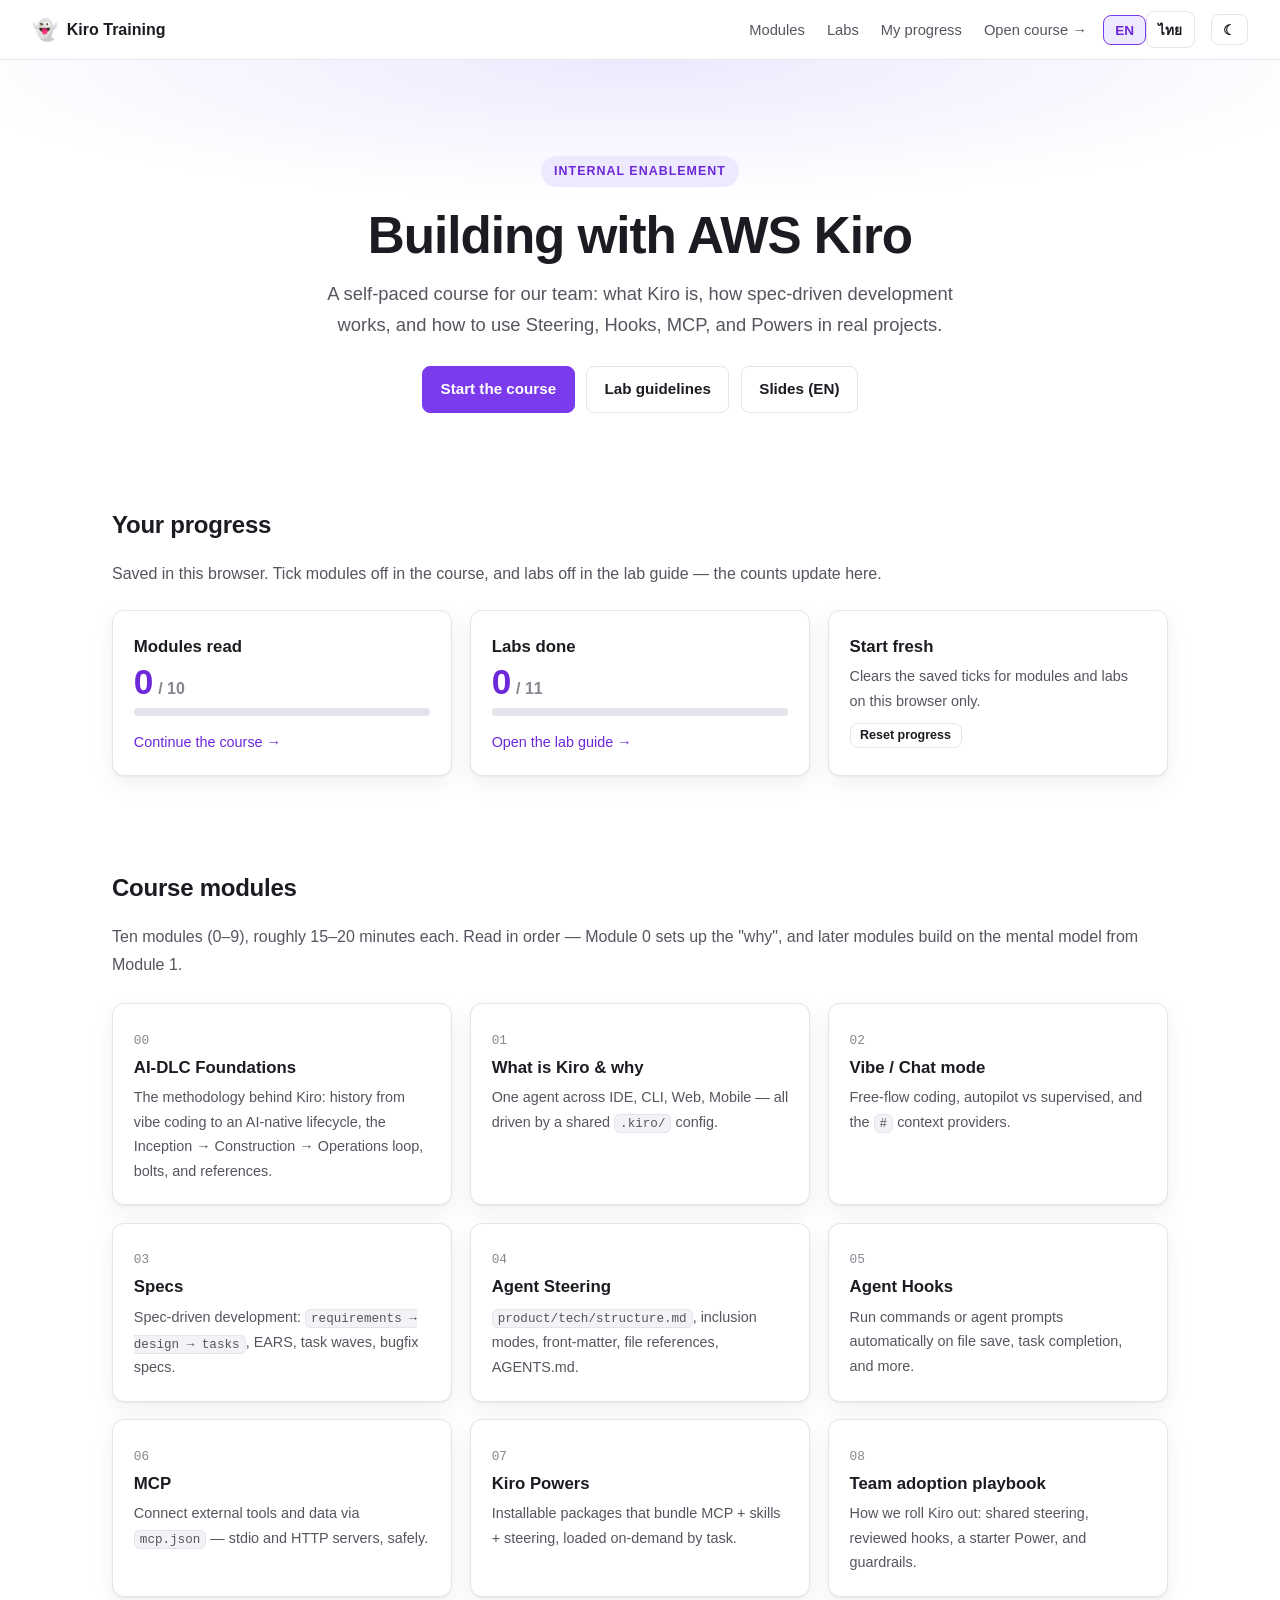
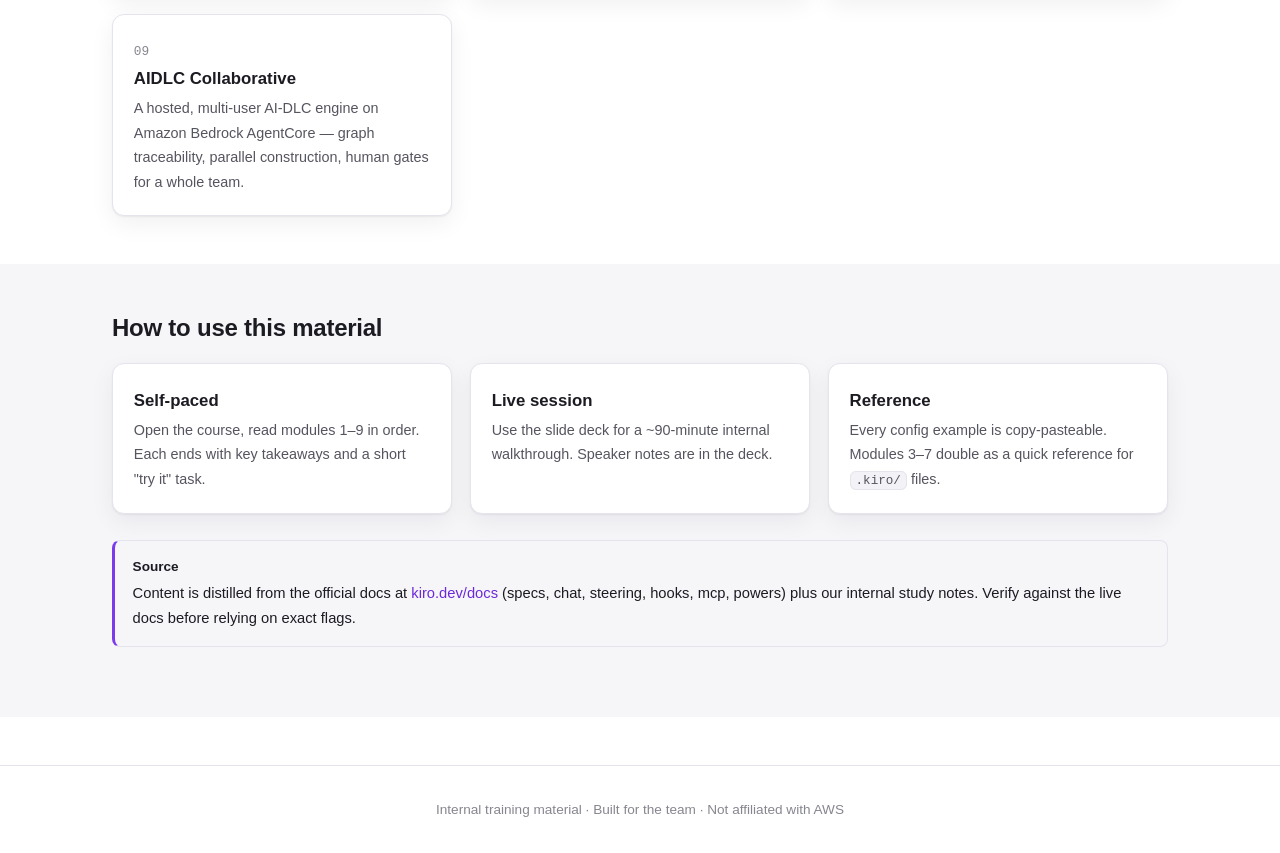
<file: index.html>
<!DOCTYPE html>
<html lang="en">
<head>
<meta charset="UTF-8">
<meta name="viewport" content="width=device-width, initial-scale=1">
<title>Kiro Training — Internal Course</title>
<meta name="description" content="Internal training on AWS Kiro: spec-driven development, steering, hooks, MCP, and Powers.">
<link rel="icon" href="data:image/svg+xml,%3Csvg xmlns='http://www.w3.org/2000/svg' viewBox='0 0 100 100'%3E%3Ctext y='.9em' font-size='90'%3E%F0%9F%91%BB%3C/text%3E%3C/svg%3E">
<link rel="stylesheet" href="assets/styles.css">
</head>
<body class="lang-en">

<header class="topbar">
  <a class="brand" href="index.html"><span class="ghost">👻</span> Kiro Training</a>
  <span class="spacer"></span>
  <nav>
    <a href="#modules" lang="en">Modules</a><a href="#modules" lang="th">บทเรียน</a>
    <a href="labs-en.html" lang="en">Labs</a><a href="labs-th.html" lang="th">แล็บ</a>
    <a href="#progress" lang="en">My progress</a><a href="#progress" lang="th">ความคืบหน้า</a>
    <a href="course-en.html" lang="en">Open course →</a><a href="course-th.html" lang="th">เปิดคอร์ส →</a>
  </nav>
  <span class="lang-toggle">
    <button class="btn" data-lang-btn="en">EN</button><button class="btn" data-lang-btn="th">ไทย</button>
  </span>
  <button class="btn" onclick="toggleTheme()" aria-label="Toggle theme"><span id="theme-label">☾</span></button>
</header>

<section class="hero">
  <span class="eyebrow" lang="en">Internal enablement</span>
  <span class="eyebrow" lang="th">อบรมภายในทีม</span>
  <h1 lang="en">Building with AWS Kiro</h1>
  <h1 lang="th">พัฒนางานด้วย AWS Kiro</h1>
  <p class="lead" lang="en">A self-paced course for our team: what Kiro is, how spec-driven development works, and how to use Steering, Hooks, MCP, and Powers in real projects.</p>
  <p class="lead" lang="th">คอร์สเรียนด้วยตัวเองสำหรับทีมเรา: Kiro คืออะไร, spec-driven development ทำงานยังไง และการใช้ Steering, Hooks, MCP และ Powers ในโปรเจกต์จริง</p>
  <div class="cta-row">
    <a class="btn btn-primary" href="course-en.html" lang="en">Start the course</a>
    <a class="btn btn-primary" href="course-th.html" lang="th">เริ่มเรียน</a>
    <a class="btn" href="labs-en.html" lang="en">Lab guidelines</a>
    <a class="btn" href="labs-th.html" lang="th">คู่มือแล็บ</a>
    <a class="btn" href="slides/training-en.html" lang="en">Slides (EN)</a>
    <a class="btn" href="slides/training-th.html" lang="th">สไลด์ (ไทย)</a>
  </div>
</section>

<section class="section" id="progress">
  <div class="wrap">
    <h2 lang="en">Your progress</h2>
    <h2 lang="th">ความคืบหน้าของคุณ</h2>
    <p lang="en">Saved in this browser. Tick modules off in the course, and labs off in the lab guide — the counts update here.</p>
    <p lang="th">บันทึกไว้บนเบราว์เซอร์นี้ ติ๊กบทเรียนในคอร์ส และติ๊กแล็บในคู่มือแล็บ — ตัวเลขจะอัปเดตตรงนี้</p>
    <div class="grid" style="margin-top:1.4rem">
      <div class="card">
        <h3 lang="en">Modules read</h3><h3 lang="th">บทเรียนที่อ่านแล้ว</h3>
        <div data-progress-modules><div class="pnum">0<span>/ 10</span></div><div class="pbar"><span style="width:0%"></span></div></div>
        <p style="margin-top:.9rem"><a href="course-en.html" lang="en">Continue the course →</a><a href="course-th.html" lang="th">เรียนต่อ →</a></p>
      </div>
      <div class="card">
        <h3 lang="en">Labs done</h3><h3 lang="th">แล็บที่ทำแล้ว</h3>
        <div data-progress-labs><div class="pnum">0<span>/ 11</span></div><div class="pbar"><span style="width:0%"></span></div></div>
        <p style="margin-top:.9rem"><a href="labs-en.html" lang="en">Open the lab guide →</a><a href="labs-th.html" lang="th">เปิดคู่มือแล็บ →</a></p>
      </div>
      <div class="card">
        <h3 lang="en">Start fresh</h3><h3 lang="th">เริ่มใหม่</h3>
        <p lang="en">Clears the saved ticks for modules and labs on this browser only.</p>
        <p lang="th">ล้างการติ๊กบทเรียนและแล็บที่บันทึกไว้ เฉพาะบนเบราว์เซอร์นี้</p>
        <button class="btn btn-sm" style="margin-top:.6rem" data-progress-reset lang="en">Reset progress</button>
        <button class="btn btn-sm" style="margin-top:.6rem" data-progress-reset lang="th">ล้างความคืบหน้า</button>
      </div>
    </div>
  </div>
</section>

<section class="section" id="modules">
  <div class="wrap">
    <h2 lang="en">Course modules</h2>
    <h2 lang="th">บทเรียนในคอร์ส</h2>
    <p lang="en">Ten modules (0–9), roughly 15–20 minutes each. Read in order — Module 0 sets up the "why", and later modules build on the mental model from Module 1.</p>
    <p lang="th">10 บทเรียน (0–9) บทละประมาณ 15–20 นาที ควรอ่านตามลำดับ บทที่ 0 ปูเหตุผล "ทำไม" และบทหลัง ๆ ต่อยอดจากแนวคิดในบทที่ 1</p>

    <div class="grid" style="margin-top:1.6rem">
      <a class="card" href="course-en.html#m0" data-href-th="course-th.html#m0">
        <span class="num">00</span>
        <h3 lang="en">AI-DLC Foundations</h3><h3 lang="th">พื้นฐาน AI-DLC</h3>
        <p lang="en">The methodology behind Kiro: history from vibe coding to an AI-native lifecycle, the Inception → Construction → Operations loop, bolts, and references.</p>
        <p lang="th">methodology เบื้องหลัง Kiro: ประวัติจาก vibe coding สู่ lifecycle แบบ AI-native, loop Inception → Construction → Operations, bolts และแหล่งอ้างอิง</p>
      </a>
      <a class="card" href="course-en.html#m1" data-href-th="course-th.html#m1">
        <span class="num">01</span>
        <h3 lang="en">What is Kiro & why</h3><h3 lang="th">Kiro คืออะไร และทำไม</h3>
        <p lang="en">One agent across IDE, CLI, Web, Mobile — all driven by a shared <code>.kiro/</code> config.</p>
        <p lang="th">agent เดียวใช้ได้ทั้ง IDE, CLI, Web, Mobile ขับเคลื่อนด้วย config <code>.kiro/</code> ร่วมกัน</p>
      </a>
      <a class="card" href="course-en.html#m2" data-href-th="course-th.html#m2">
        <span class="num">02</span>
        <h3 lang="en">Vibe / Chat mode</h3><h3 lang="th">โหมด Vibe / Chat</h3>
        <p lang="en">Free-flow coding, autopilot vs supervised, and the <code>#</code> context providers.</p>
        <p lang="th">เขียนโค้ดแบบอิสระ, autopilot vs supervised และ context provider ที่ขึ้นต้นด้วย <code>#</code></p>
      </a>
      <a class="card" href="course-en.html#m3" data-href-th="course-th.html#m3">
        <span class="num">03</span>
        <h3 lang="en">Specs</h3><h3 lang="th">Specs</h3>
        <p lang="en">Spec-driven development: <code>requirements → design → tasks</code>, EARS, task waves, bugfix specs.</p>
        <p lang="th">spec-driven development: <code>requirements → design → tasks</code>, EARS, task waves, bugfix specs</p>
      </a>
      <a class="card" href="course-en.html#m4" data-href-th="course-th.html#m4">
        <span class="num">04</span>
        <h3 lang="en">Agent Steering</h3><h3 lang="th">Agent Steering</h3>
        <p lang="en"><code>product/tech/structure.md</code>, inclusion modes, front-matter, file references, AGENTS.md.</p>
        <p lang="th"><code>product/tech/structure.md</code>, inclusion modes, front-matter, การอ้างอิงไฟล์, AGENTS.md</p>
      </a>
      <a class="card" href="course-en.html#m5" data-href-th="course-th.html#m5">
        <span class="num">05</span>
        <h3 lang="en">Agent Hooks</h3><h3 lang="th">Agent Hooks</h3>
        <p lang="en">Run commands or agent prompts automatically on file save, task completion, and more.</p>
        <p lang="th">รันคำสั่งหรือ prompt ให้ agent อัตโนมัติเมื่อบันทึกไฟล์ ทำ task เสร็จ ฯลฯ</p>
      </a>
      <a class="card" href="course-en.html#m6" data-href-th="course-th.html#m6">
        <span class="num">06</span>
        <h3 lang="en">MCP</h3><h3 lang="th">MCP</h3>
        <p lang="en">Connect external tools and data via <code>mcp.json</code> — stdio and HTTP servers, safely.</p>
        <p lang="th">เชื่อมต่อเครื่องมือและข้อมูลภายนอกผ่าน <code>mcp.json</code> — server แบบ stdio และ HTTP อย่างปลอดภัย</p>
      </a>
      <a class="card" href="course-en.html#m7" data-href-th="course-th.html#m7">
        <span class="num">07</span>
        <h3 lang="en">Kiro Powers</h3><h3 lang="th">Kiro Powers</h3>
        <p lang="en">Installable packages that bundle MCP + skills + steering, loaded on-demand by task.</p>
        <p lang="th">แพ็กเกจติดตั้งได้ที่รวม MCP + skills + steering โหลดตามงานที่ทำแบบ on-demand</p>
      </a>
      <a class="card" href="course-en.html#m8" data-href-th="course-th.html#m8">
        <span class="num">08</span>
        <h3 lang="en">Team adoption playbook</h3><h3 lang="th">แผนนำไปใช้ในทีม</h3>
        <p lang="en">How we roll Kiro out: shared steering, reviewed hooks, a starter Power, and guardrails.</p>
        <p lang="th">วิธีที่ทีมเราจะเริ่มใช้ Kiro: steering ร่วม, hook ที่ผ่านรีวิว, Power เริ่มต้น และ guardrail</p>
      </a>
      <a class="card" href="course-en.html#m9" data-href-th="course-th.html#m9">
        <span class="num">09</span>
        <h3 lang="en">AIDLC Collaborative</h3><h3 lang="th">AIDLC Collaborative</h3>
        <p lang="en">A hosted, multi-user AI-DLC engine on Amazon Bedrock AgentCore — graph traceability, parallel construction, human gates for a whole team.</p>
        <p lang="th">เอนจิน AI-DLC แบบ hosted หลายผู้ใช้ บน Amazon Bedrock AgentCore — traceability แบบ graph, construction ขนาน, human gate สำหรับทั้งทีม</p>
      </a>
    </div>
  </div>
</section>

<section class="section" id="how" style="background:var(--bg-soft)">
  <div class="wrap">
    <h2 lang="en">How to use this material</h2>
    <h2 lang="th">วิธีใช้เอกสารชุดนี้</h2>
    <div class="grid">
      <div class="card">
        <h3 lang="en">Self-paced</h3><h3 lang="th">เรียนด้วยตัวเอง</h3>
        <p lang="en">Open the course, read modules 1–9 in order. Each ends with key takeaways and a short "try it" task.</p>
        <p lang="th">เปิดคอร์ส อ่านบท 1–9 ตามลำดับ แต่ละบทจบด้วยสรุปประเด็นสำคัญและแบบฝึก "ลองทำ" สั้น ๆ</p>
      </div>
      <div class="card">
        <h3 lang="en">Live session</h3><h3 lang="th">อบรมสด</h3>
        <p lang="en">Use the slide deck for a ~90-minute internal walkthrough. Speaker notes are in the deck.</p>
        <p lang="th">ใช้สไลด์สำหรับเดินเรื่องภายในทีมประมาณ 90 นาที มี speaker notes อยู่ในสไลด์</p>
      </div>
      <div class="card">
        <h3 lang="en">Reference</h3><h3 lang="th">ใช้อ้างอิง</h3>
        <p lang="en">Every config example is copy-pasteable. Modules 3–7 double as a quick reference for <code>.kiro/</code> files.</p>
        <p lang="th">ตัวอย่าง config ทุกอันคัดลอกไปใช้ได้เลย บท 3–7 ใช้เป็น quick reference ของไฟล์ <code>.kiro/</code> ได้</p>
      </div>
    </div>
    <div class="callout" style="margin-top:1.6rem">
      <span class="label" lang="en">Source</span><span class="label" lang="th">แหล่งข้อมูล</span>
      <span lang="en">Content is distilled from the official docs at <a href="https://kiro.dev/docs/">kiro.dev/docs</a> (specs, chat, steering, hooks, mcp, powers) plus our internal study notes. Verify against the live docs before relying on exact flags.</span>
      <span lang="th">เนื้อหาสรุปจากเอกสารทางการที่ <a href="https://kiro.dev/docs/">kiro.dev/docs</a> (specs, chat, steering, hooks, mcp, powers) และโน้ตที่ทีมเราศึกษาไว้ ควรตรวจกับเอกสารจริงอีกครั้งก่อนอ้างอิง flag แบบเป๊ะ ๆ</span>
    </div>
  </div>
</section>

<footer class="site">
  <span lang="en">Internal training material · Built for the team · Not affiliated with AWS</span>
  <span lang="th">เอกสารอบรมภายใน · จัดทำเพื่อทีม · ไม่ได้มีส่วนเกี่ยวข้องกับ AWS อย่างเป็นทางการ</span>
</footer>

<script src="assets/app.js"></script>
<script>
/* rewrite module card links when Thai is active */
(function () {
  function fix() {
    var th = document.body.classList.contains('lang-th');
    document.querySelectorAll('.card[data-href-th]').forEach(function (a) {
      if (!a.dataset.hrefEn) a.dataset.hrefEn = a.getAttribute('href');
      a.setAttribute('href', th ? a.dataset.hrefTh : a.dataset.hrefEn);
    });
  }
  document.addEventListener('DOMContentLoaded', function () {
    fix();
    document.querySelectorAll('[data-lang-btn]').forEach(function (b) {
      b.addEventListener('click', function () { setTimeout(fix, 0); });
    });
  });
})();
</script>
</body>
</html>
</file>
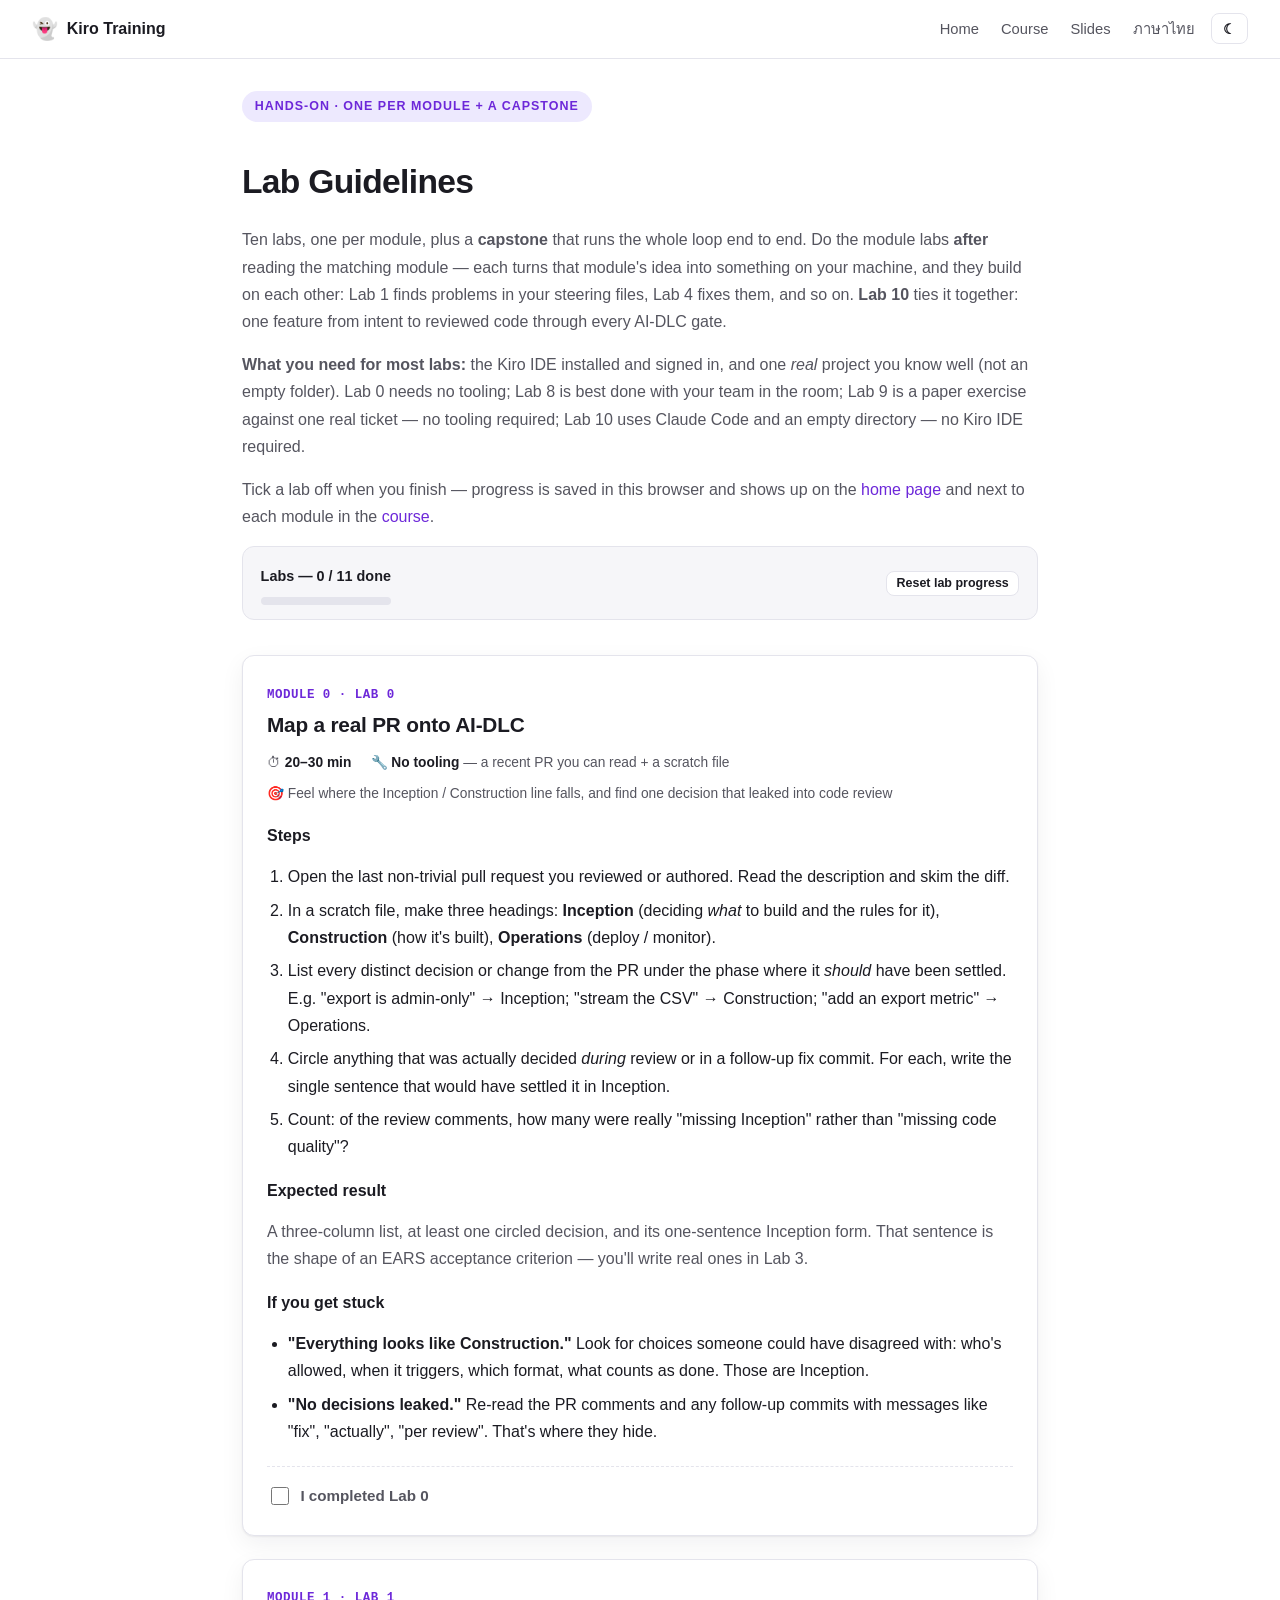
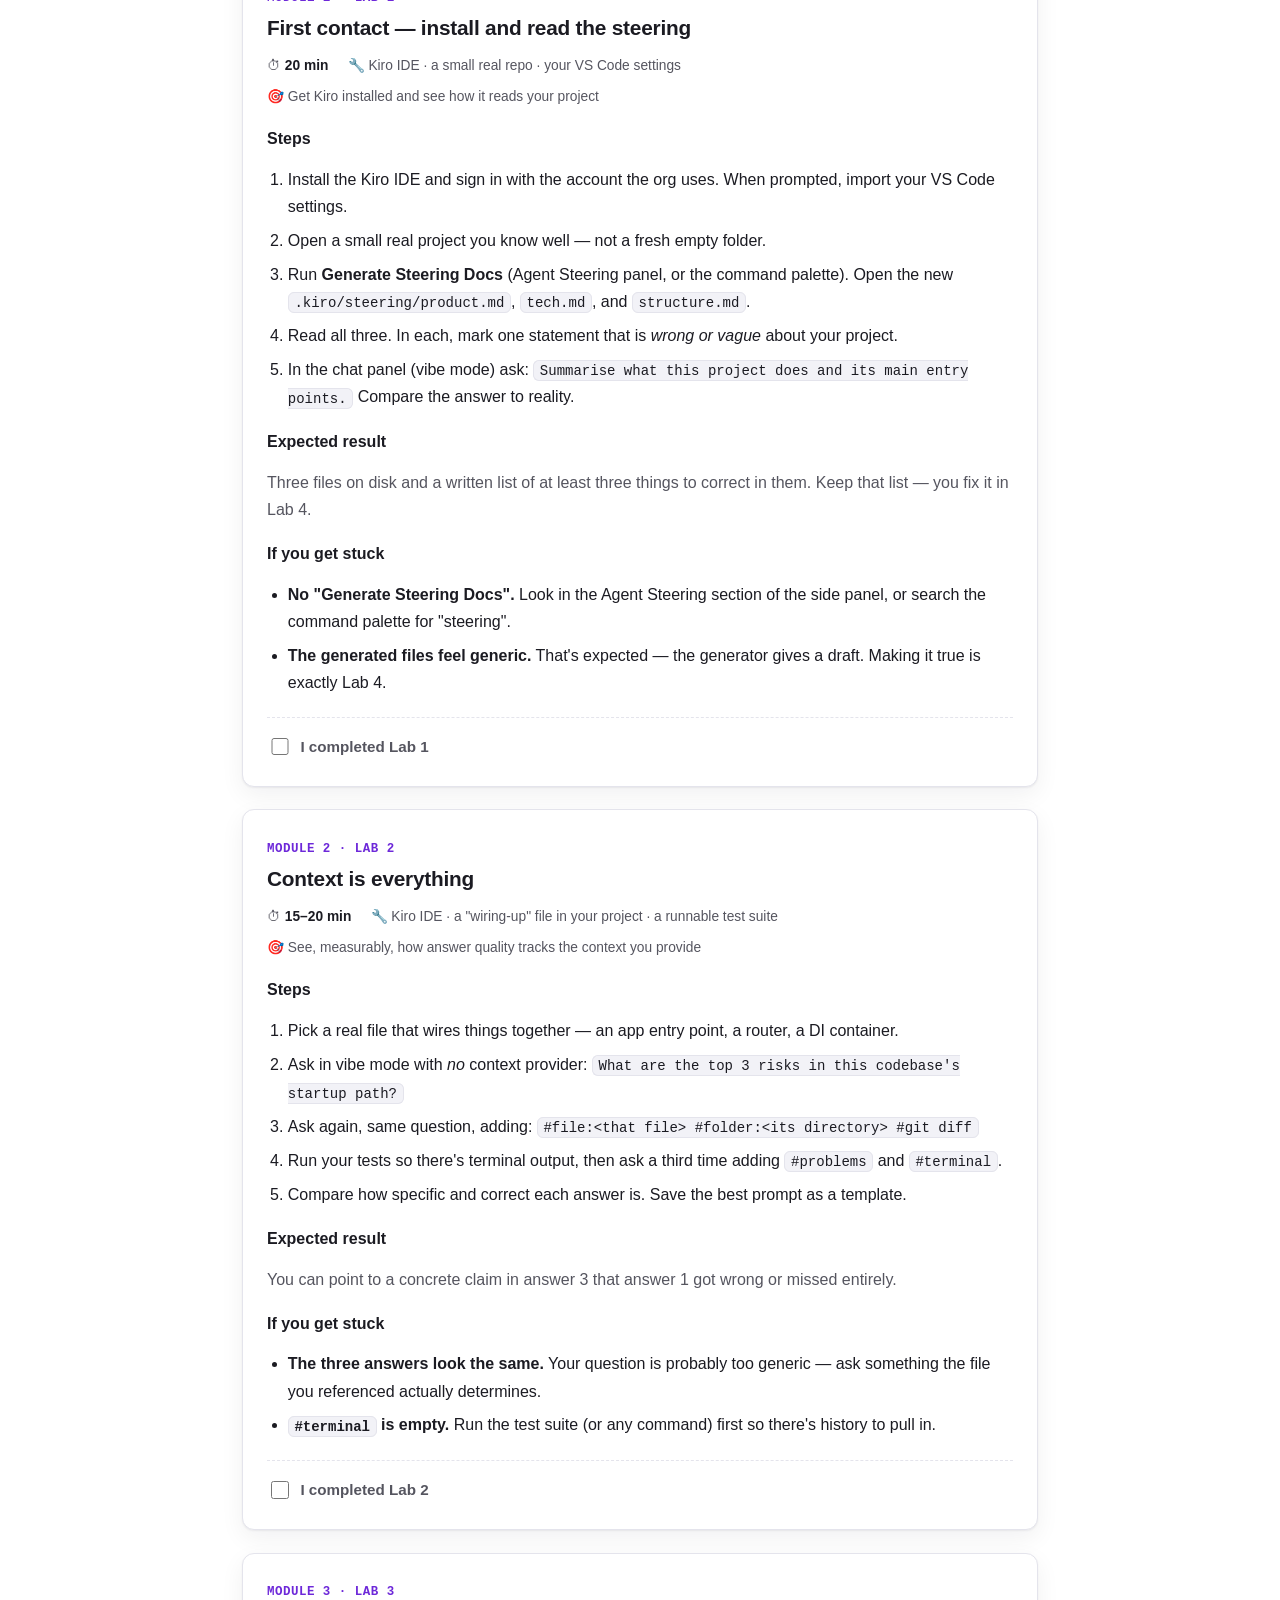
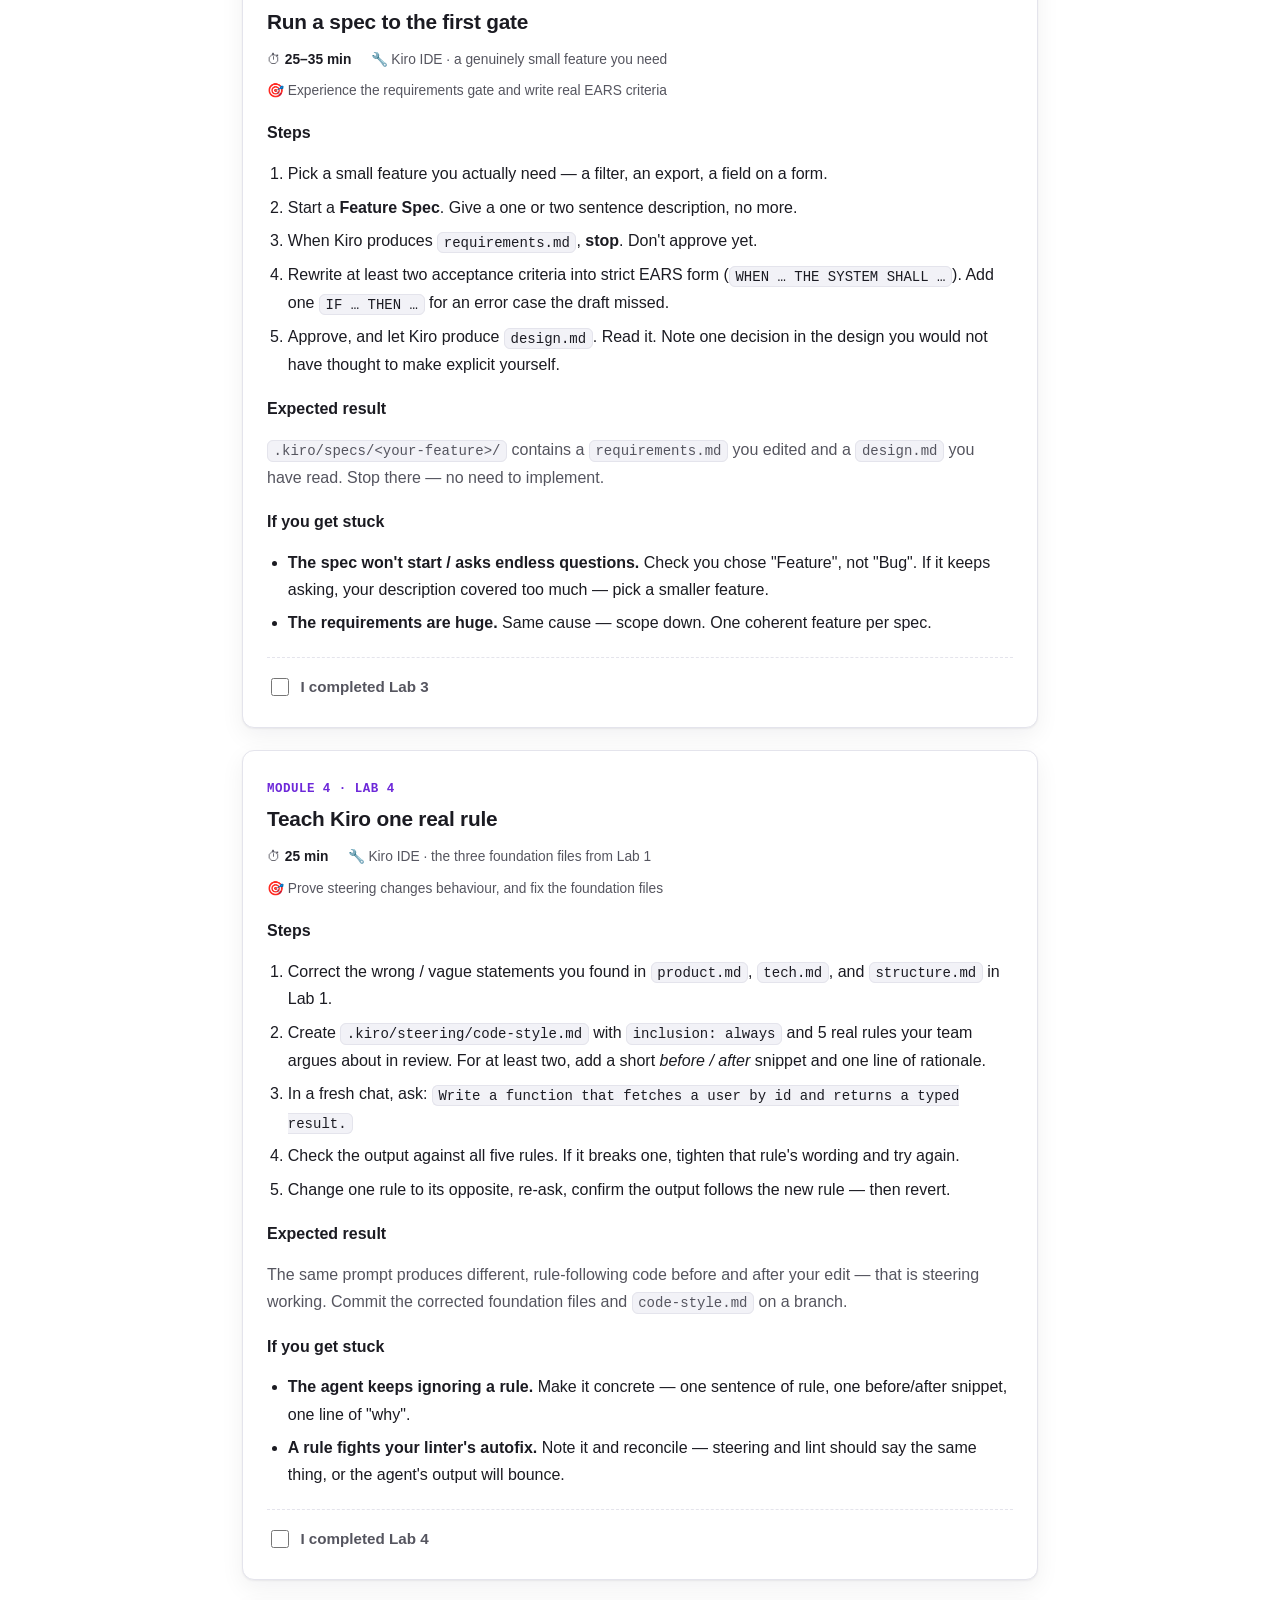
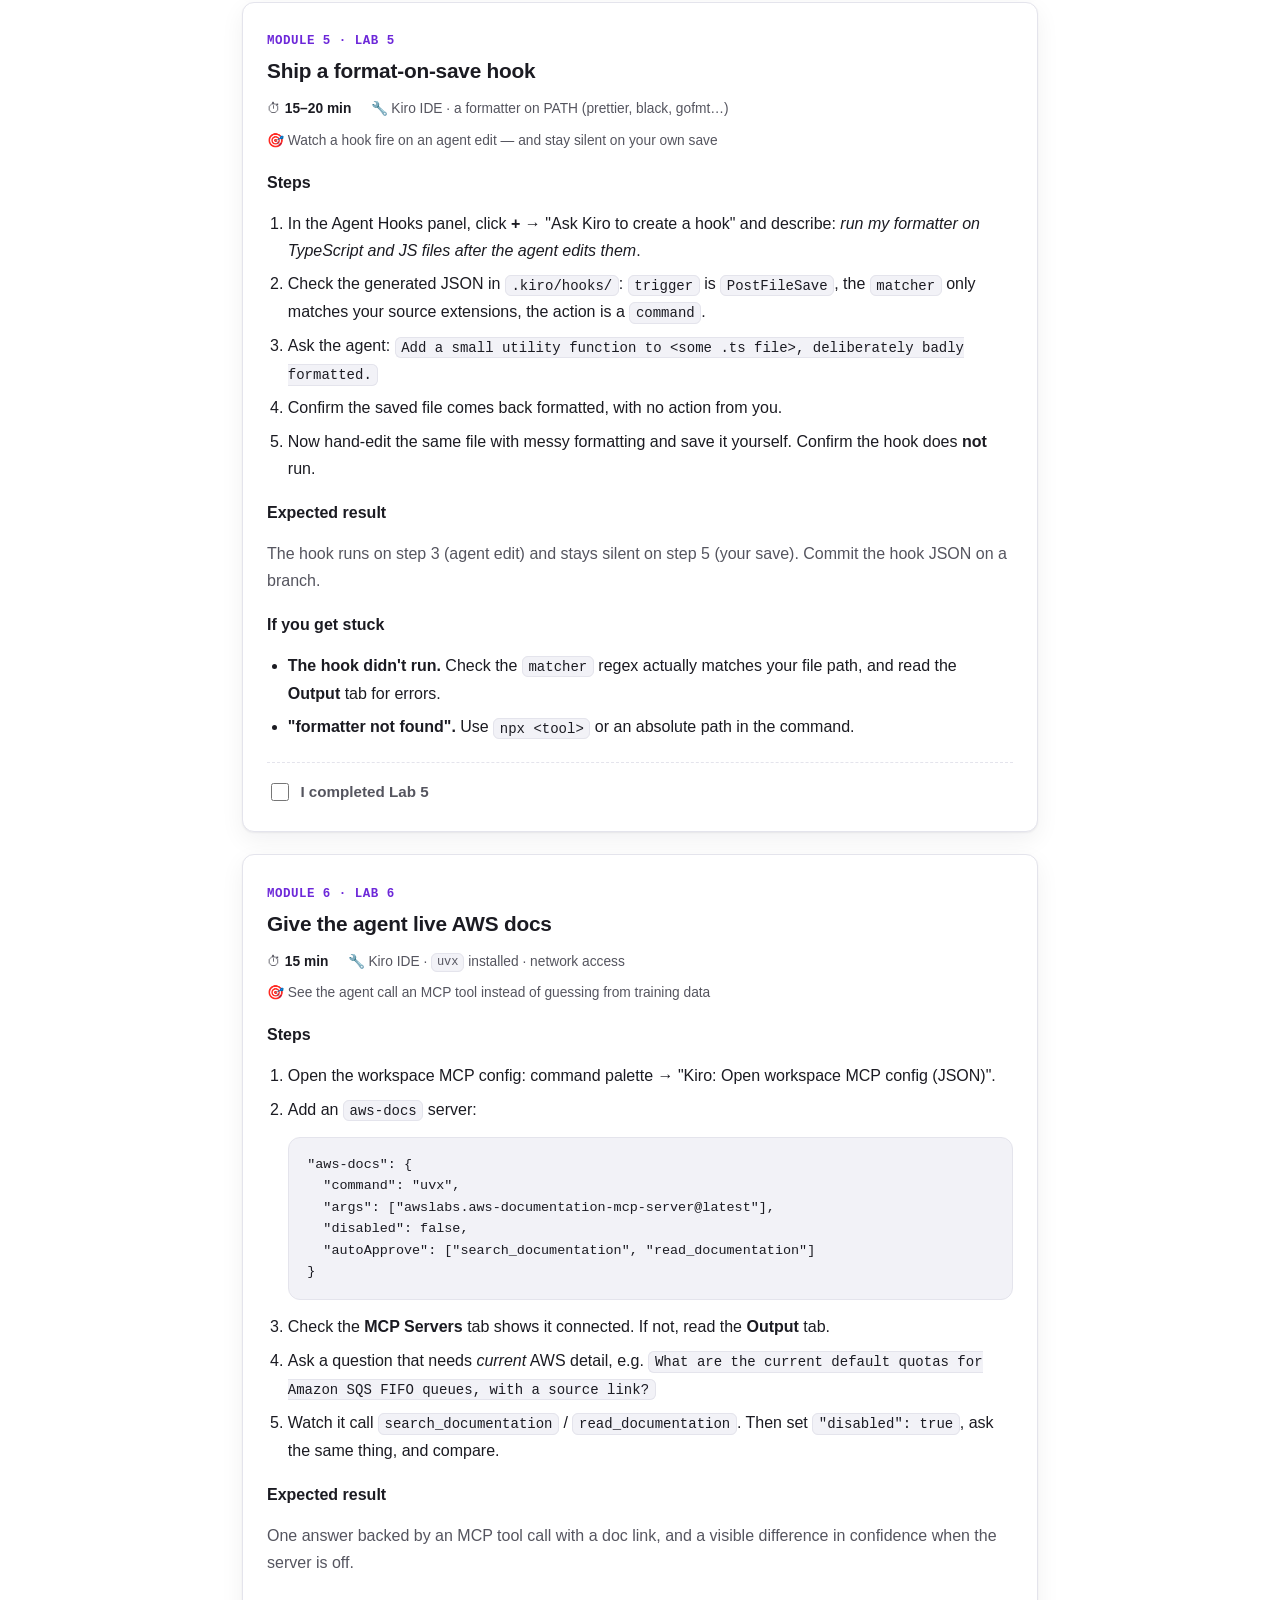
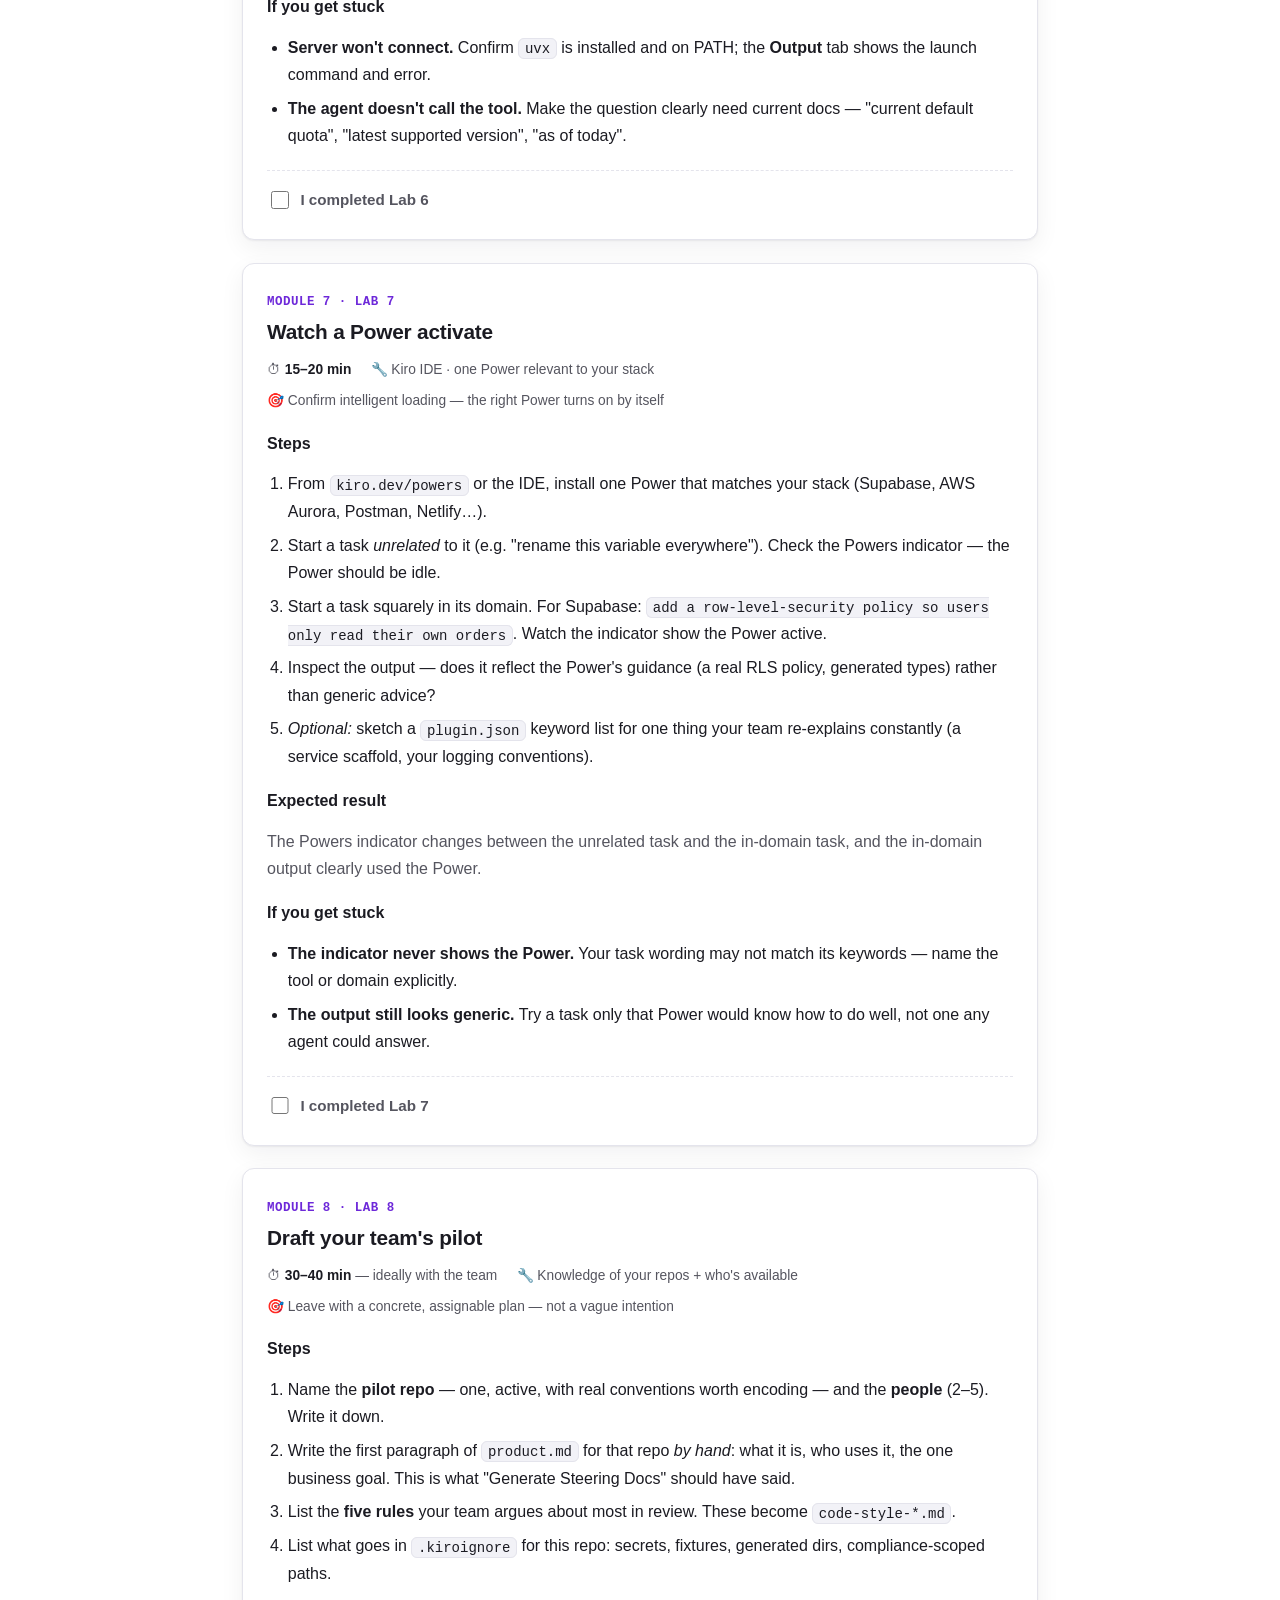
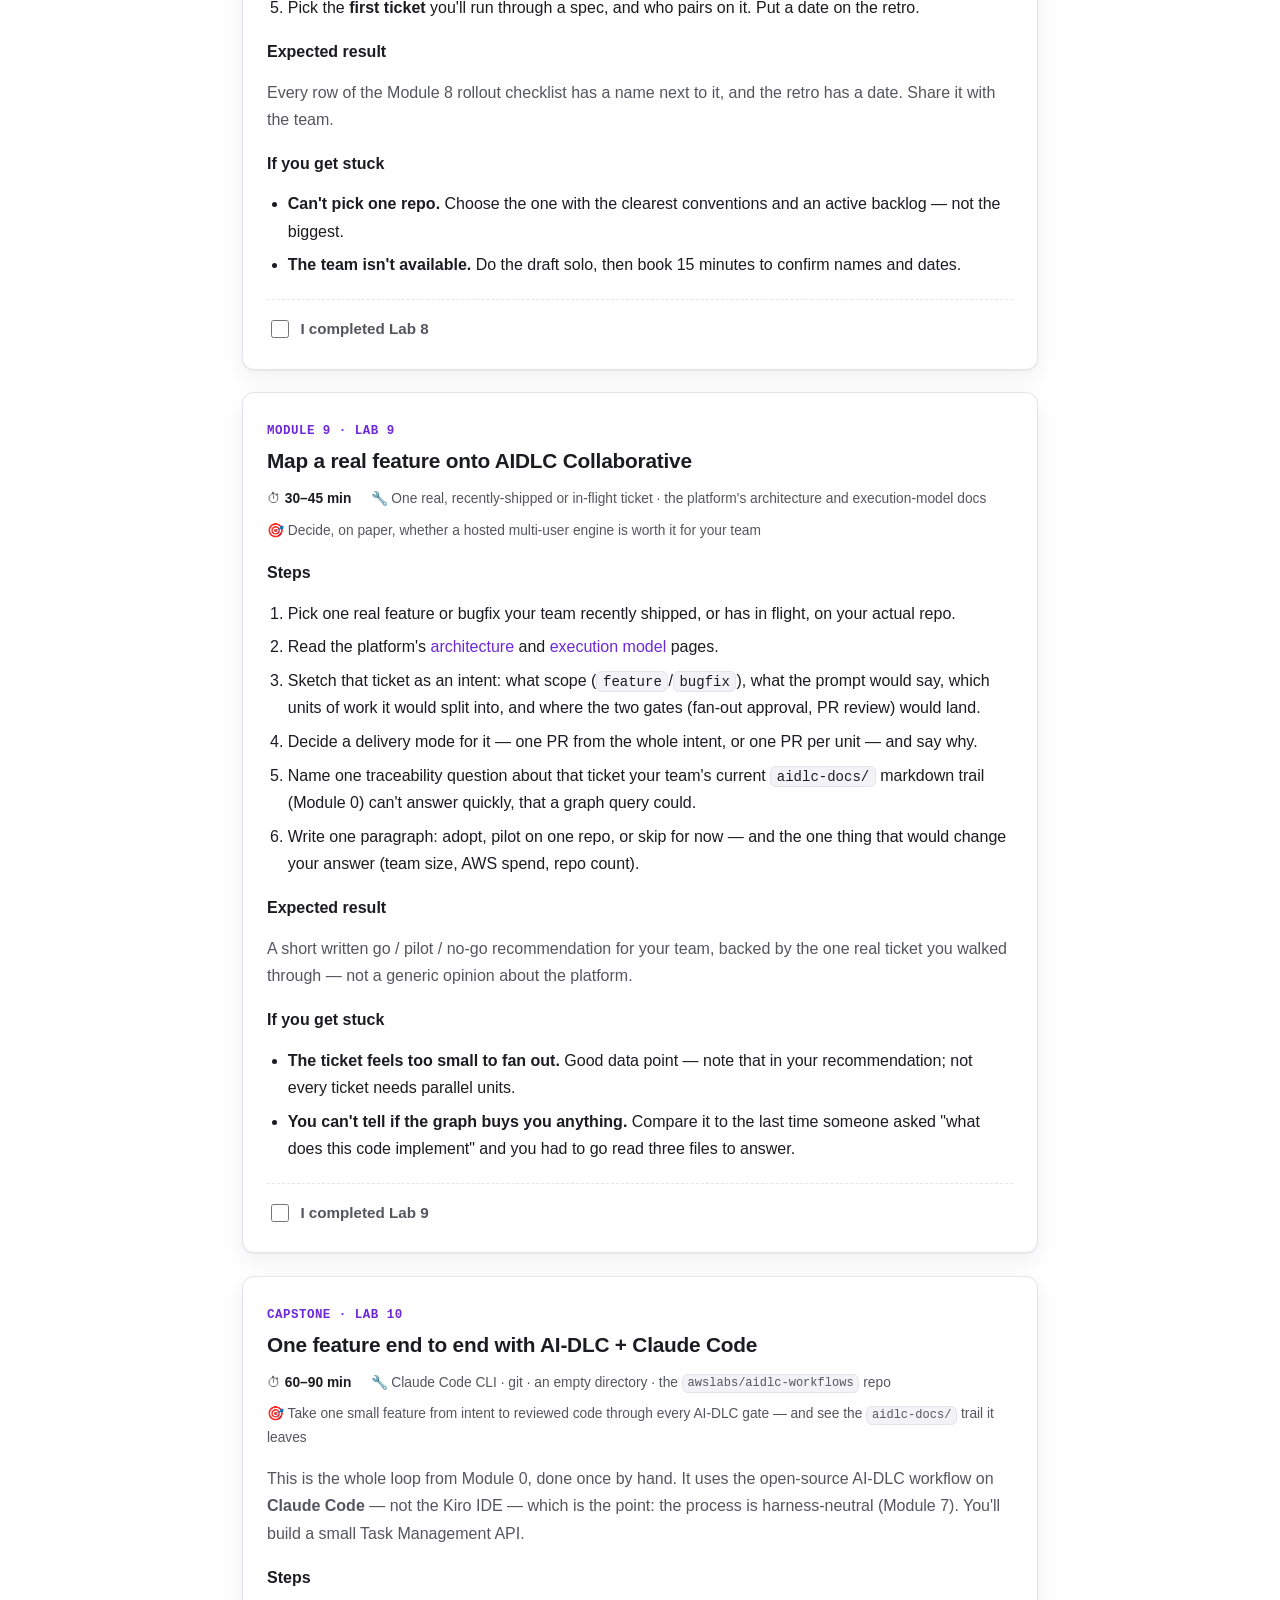
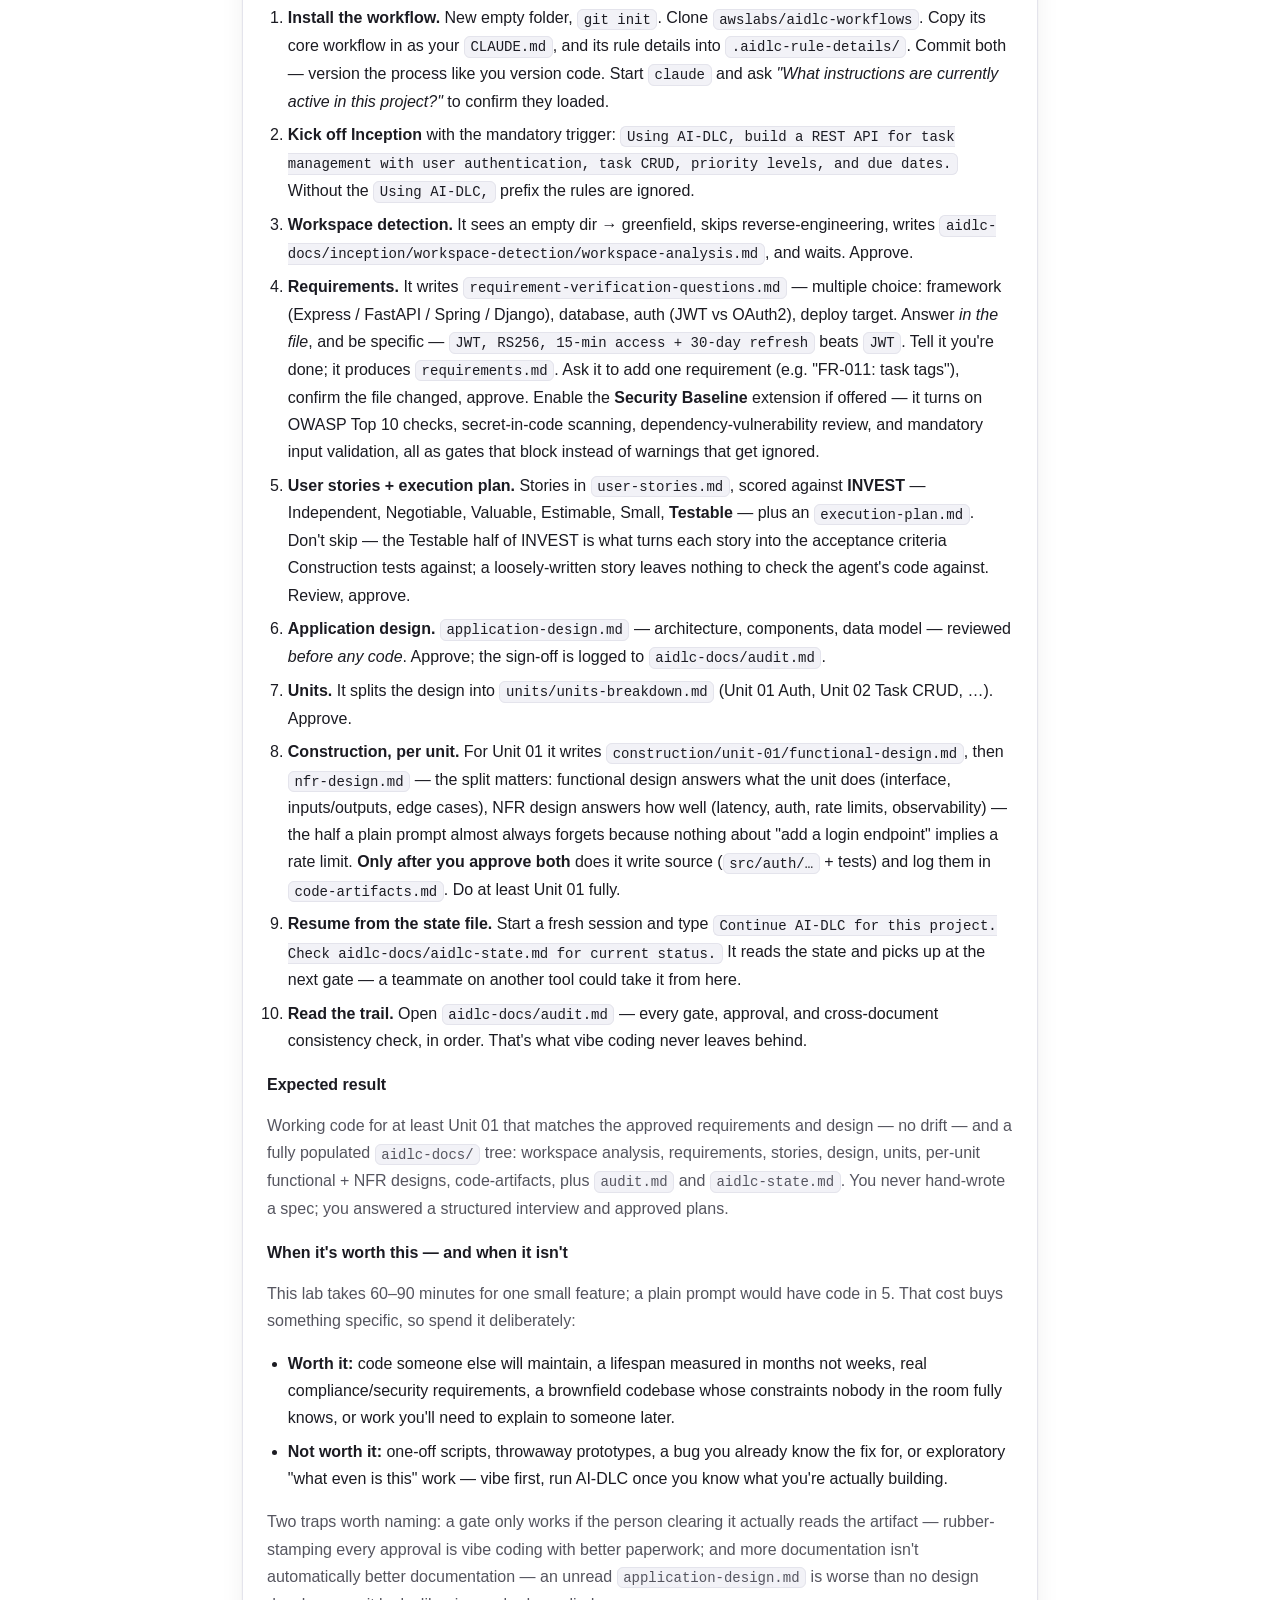
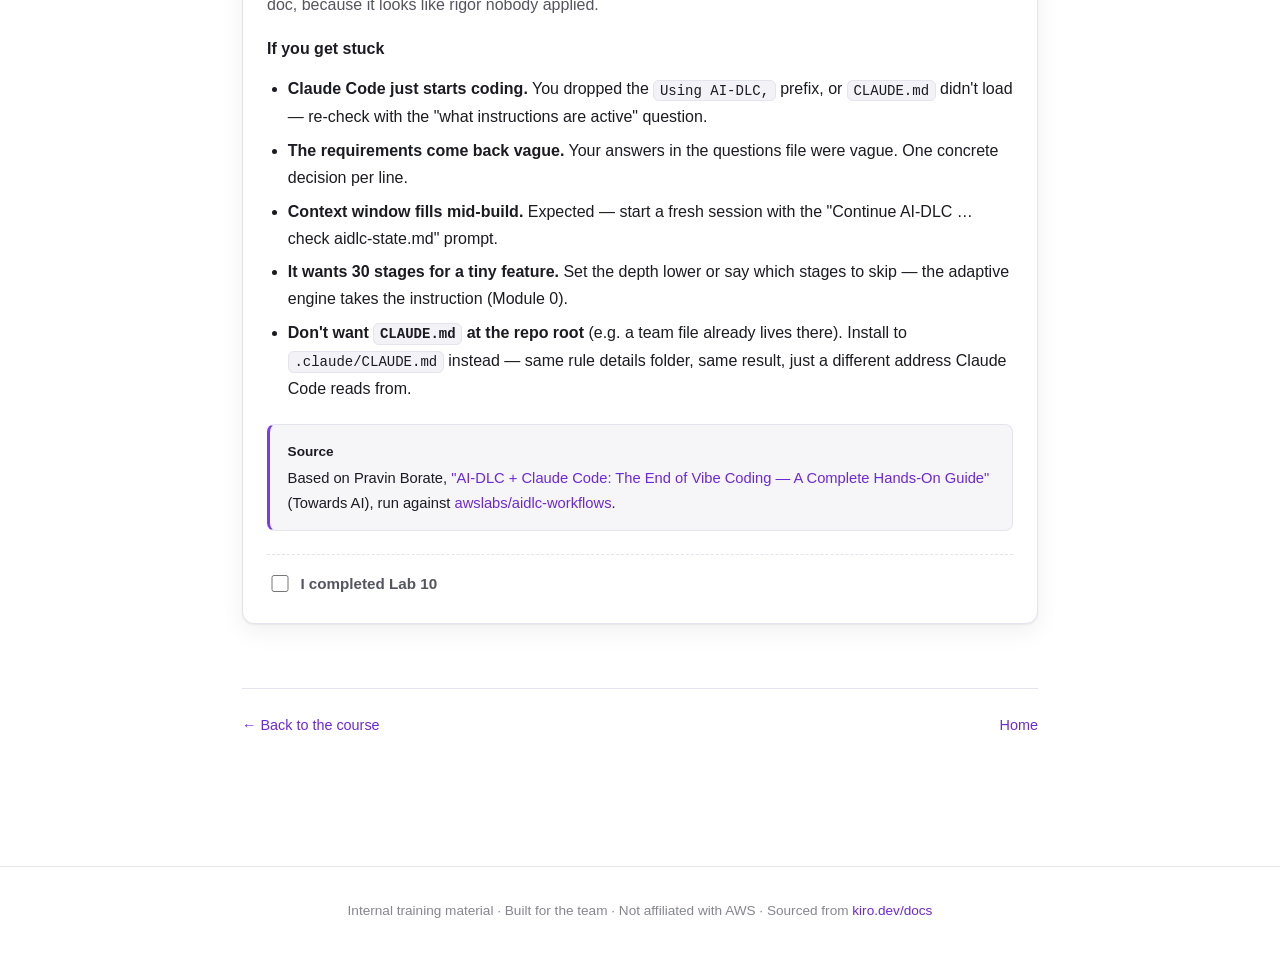
<file: labs-en.html>
<!DOCTYPE html>
<html lang="en">
<head>
<meta charset="UTF-8">
<meta name="viewport" content="width=device-width, initial-scale=1">
<title>Kiro Training — Lab Guidelines (EN)</title>
<meta name="description" content="Hands-on lab guidelines for the AWS Kiro internal course — one per module, with prerequisites, steps, expected results, and troubleshooting.">
<link rel="icon" href="data:image/svg+xml,%3Csvg xmlns='http://www.w3.org/2000/svg' viewBox='0 0 100 100'%3E%3Ctext y='.9em' font-size='90'%3E%F0%9F%91%BB%3C/text%3E%3C/svg%3E">
<link rel="stylesheet" href="assets/styles.css">
</head>
<body class="page-labs lang-en">

<header class="topbar">
  <a class="brand" href="index.html"><span class="ghost">👻</span> Kiro Training</a>
  <span class="spacer"></span>
  <nav>
    <a href="index.html">Home</a>
    <a href="course-en.html">Course</a>
    <a href="slides/training-en.html">Slides</a>
    <a href="labs-th.html">ภาษาไทย</a>
  </nav>
  <button class="btn" onclick="toggleTheme()" aria-label="Toggle theme"><span id="theme-label">☾</span></button>
</header>

<div class="lab-workbook">
  <span class="eyebrow">Hands-on · one per module + a capstone</span>
  <h1>Lab Guidelines</h1>
  <p>Ten labs, one per module, plus a <strong>capstone</strong> that runs the whole loop end to end. Do the module labs <strong>after</strong> reading the matching module — each turns that module's idea into something on your machine, and they build on each other: Lab 1 finds problems in your steering files, Lab 4 fixes them, and so on. <strong>Lab 10</strong> ties it together: one feature from intent to reviewed code through every AI-DLC gate.</p>
  <p><strong>What you need for most labs:</strong> the Kiro IDE installed and signed in, and one <em>real</em> project you know well (not an empty folder). Lab 0 needs no tooling; Lab 8 is best done with your team in the room; Lab 9 is a paper exercise against one real ticket — no tooling required; Lab 10 uses Claude Code and an empty directory — no Kiro IDE required.</p>
  <p>Tick a lab off when you finish — progress is saved in this browser and shows up on the <a href="index.html">home page</a> and next to each module in the <a href="course-en.html">course</a>.</p>

  <div class="lab-progress-bar">
    <div class="progress-head">
      <span data-labs-progress><strong>Labs — 0 / 11 done</strong></span>
      <button type="button" class="btn btn-sm" data-labs-reset>Reset lab progress</button>
    </div>
  </div>

  <!-- LAB 0 -->
  <article class="lab-card" id="lab0">
    <span class="lab-tag">Module 0 · Lab 0</span>
    <h2>Map a real PR onto AI-DLC</h2>
    <div class="lab-meta">
      <span>⏱ <b>20–30 min</b></span>
      <span>🔧 <b>No tooling</b> — a recent PR you can read + a scratch file</span>
      <span>🎯 Feel where the Inception / Construction line falls, and find one decision that leaked into code review</span>
    </div>
    <h3>Steps</h3>
    <ol>
      <li>Open the last non-trivial pull request you reviewed or authored. Read the description and skim the diff.</li>
      <li>In a scratch file, make three headings: <strong>Inception</strong> (deciding <em>what</em> to build and the rules for it), <strong>Construction</strong> (how it's built), <strong>Operations</strong> (deploy / monitor).</li>
      <li>List every distinct decision or change from the PR under the phase where it <em>should</em> have been settled. E.g. "export is admin-only" → Inception; "stream the CSV" → Construction; "add an export metric" → Operations.</li>
      <li>Circle anything that was actually decided <em>during</em> review or in a follow-up fix commit. For each, write the single sentence that would have settled it in Inception.</li>
      <li>Count: of the review comments, how many were really "missing Inception" rather than "missing code quality"?</li>
    </ol>
    <h3>Expected result</h3>
    <p>A three-column list, at least one circled decision, and its one-sentence Inception form. That sentence is the shape of an EARS acceptance criterion — you'll write real ones in Lab 3.</p>
    <h3>If you get stuck</h3>
    <ul>
      <li><strong>"Everything looks like Construction."</strong> Look for choices someone could have disagreed with: who's allowed, when it triggers, which format, what counts as done. Those are Inception.</li>
      <li><strong>"No decisions leaked."</strong> Re-read the PR comments and any follow-up commits with messages like "fix", "actually", "per review". That's where they hide.</li>
    </ul>
    <div class="done-row"><label><input type="checkbox" data-lab-check="lab0"> I completed Lab 0</label></div>
  </article>

  <!-- LAB 1 -->
  <article class="lab-card" id="lab1">
    <span class="lab-tag">Module 1 · Lab 1</span>
    <h2>First contact — install and read the steering</h2>
    <div class="lab-meta">
      <span>⏱ <b>20 min</b></span>
      <span>🔧 Kiro IDE · a small real repo · your VS Code settings</span>
      <span>🎯 Get Kiro installed and see how it reads your project</span>
    </div>
    <h3>Steps</h3>
    <ol>
      <li>Install the Kiro IDE and sign in with the account the org uses. When prompted, import your VS Code settings.</li>
      <li>Open a small real project you know well — not a fresh empty folder.</li>
      <li>Run <strong>Generate Steering Docs</strong> (Agent Steering panel, or the command palette). Open the new <code>.kiro/steering/product.md</code>, <code>tech.md</code>, and <code>structure.md</code>.</li>
      <li>Read all three. In each, mark one statement that is <em>wrong or vague</em> about your project.</li>
      <li>In the chat panel (vibe mode) ask: <code>Summarise what this project does and its main entry points.</code> Compare the answer to reality.</li>
    </ol>
    <h3>Expected result</h3>
    <p>Three files on disk and a written list of at least three things to correct in them. Keep that list — you fix it in Lab 4.</p>
    <h3>If you get stuck</h3>
    <ul>
      <li><strong>No "Generate Steering Docs".</strong> Look in the Agent Steering section of the side panel, or search the command palette for "steering".</li>
      <li><strong>The generated files feel generic.</strong> That's expected — the generator gives a draft. Making it true is exactly Lab 4.</li>
    </ul>
    <div class="done-row"><label><input type="checkbox" data-lab-check="lab1"> I completed Lab 1</label></div>
  </article>

  <!-- LAB 2 -->
  <article class="lab-card" id="lab2">
    <span class="lab-tag">Module 2 · Lab 2</span>
    <h2>Context is everything</h2>
    <div class="lab-meta">
      <span>⏱ <b>15–20 min</b></span>
      <span>🔧 Kiro IDE · a "wiring-up" file in your project · a runnable test suite</span>
      <span>🎯 See, measurably, how answer quality tracks the context you provide</span>
    </div>
    <h3>Steps</h3>
    <ol>
      <li>Pick a real file that wires things together — an app entry point, a router, a DI container.</li>
      <li>Ask in vibe mode with <em>no</em> context provider: <code>What are the top 3 risks in this codebase's startup path?</code></li>
      <li>Ask again, same question, adding: <code>#file:&lt;that file&gt; #folder:&lt;its directory&gt; #git diff</code></li>
      <li>Run your tests so there's terminal output, then ask a third time adding <code>#problems</code> and <code>#terminal</code>.</li>
      <li>Compare how specific and correct each answer is. Save the best prompt as a template.</li>
    </ol>
    <h3>Expected result</h3>
    <p>You can point to a concrete claim in answer 3 that answer 1 got wrong or missed entirely.</p>
    <h3>If you get stuck</h3>
    <ul>
      <li><strong>The three answers look the same.</strong> Your question is probably too generic — ask something the file you referenced actually determines.</li>
      <li><strong><code>#terminal</code> is empty.</strong> Run the test suite (or any command) first so there's history to pull in.</li>
    </ul>
    <div class="done-row"><label><input type="checkbox" data-lab-check="lab2"> I completed Lab 2</label></div>
  </article>

  <!-- LAB 3 -->
  <article class="lab-card" id="lab3">
    <span class="lab-tag">Module 3 · Lab 3</span>
    <h2>Run a spec to the first gate</h2>
    <div class="lab-meta">
      <span>⏱ <b>25–35 min</b></span>
      <span>🔧 Kiro IDE · a genuinely small feature you need</span>
      <span>🎯 Experience the requirements gate and write real EARS criteria</span>
    </div>
    <h3>Steps</h3>
    <ol>
      <li>Pick a small feature you actually need — a filter, an export, a field on a form.</li>
      <li>Start a <strong>Feature Spec</strong>. Give a one or two sentence description, no more.</li>
      <li>When Kiro produces <code>requirements.md</code>, <strong>stop</strong>. Don't approve yet.</li>
      <li>Rewrite at least two acceptance criteria into strict EARS form (<code>WHEN … THE SYSTEM SHALL …</code>). Add one <code>IF … THEN …</code> for an error case the draft missed.</li>
      <li>Approve, and let Kiro produce <code>design.md</code>. Read it. Note one decision in the design you would not have thought to make explicit yourself.</li>
    </ol>
    <h3>Expected result</h3>
    <p><code>.kiro/specs/&lt;your-feature&gt;/</code> contains a <code>requirements.md</code> you edited and a <code>design.md</code> you have read. Stop there — no need to implement.</p>
    <h3>If you get stuck</h3>
    <ul>
      <li><strong>The spec won't start / asks endless questions.</strong> Check you chose "Feature", not "Bug". If it keeps asking, your description covered too much — pick a smaller feature.</li>
      <li><strong>The requirements are huge.</strong> Same cause — scope down. One coherent feature per spec.</li>
    </ul>
    <div class="done-row"><label><input type="checkbox" data-lab-check="lab3"> I completed Lab 3</label></div>
  </article>

  <!-- LAB 4 -->
  <article class="lab-card" id="lab4">
    <span class="lab-tag">Module 4 · Lab 4</span>
    <h2>Teach Kiro one real rule</h2>
    <div class="lab-meta">
      <span>⏱ <b>25 min</b></span>
      <span>🔧 Kiro IDE · the three foundation files from Lab 1</span>
      <span>🎯 Prove steering changes behaviour, and fix the foundation files</span>
    </div>
    <h3>Steps</h3>
    <ol>
      <li>Correct the wrong / vague statements you found in <code>product.md</code>, <code>tech.md</code>, and <code>structure.md</code> in Lab 1.</li>
      <li>Create <code>.kiro/steering/code-style.md</code> with <code>inclusion: always</code> and 5 real rules your team argues about in review. For at least two, add a short <em>before / after</em> snippet and one line of rationale.</li>
      <li>In a fresh chat, ask: <code>Write a function that fetches a user by id and returns a typed result.</code></li>
      <li>Check the output against all five rules. If it breaks one, tighten that rule's wording and try again.</li>
      <li>Change one rule to its opposite, re-ask, confirm the output follows the new rule — then revert.</li>
    </ol>
    <h3>Expected result</h3>
    <p>The same prompt produces different, rule-following code before and after your edit — that is steering working. Commit the corrected foundation files and <code>code-style.md</code> on a branch.</p>
    <h3>If you get stuck</h3>
    <ul>
      <li><strong>The agent keeps ignoring a rule.</strong> Make it concrete — one sentence of rule, one before/after snippet, one line of "why".</li>
      <li><strong>A rule fights your linter's autofix.</strong> Note it and reconcile — steering and lint should say the same thing, or the agent's output will bounce.</li>
    </ul>
    <div class="done-row"><label><input type="checkbox" data-lab-check="lab4"> I completed Lab 4</label></div>
  </article>

  <!-- LAB 5 -->
  <article class="lab-card" id="lab5">
    <span class="lab-tag">Module 5 · Lab 5</span>
    <h2>Ship a format-on-save hook</h2>
    <div class="lab-meta">
      <span>⏱ <b>15–20 min</b></span>
      <span>🔧 Kiro IDE · a formatter on PATH (prettier, black, gofmt…)</span>
      <span>🎯 Watch a hook fire on an agent edit — and stay silent on your own save</span>
    </div>
    <h3>Steps</h3>
    <ol>
      <li>In the Agent Hooks panel, click <strong>+</strong> → "Ask Kiro to create a hook" and describe: <em>run my formatter on TypeScript and JS files after the agent edits them</em>.</li>
      <li>Check the generated JSON in <code>.kiro/hooks/</code>: <code>trigger</code> is <code>PostFileSave</code>, the <code>matcher</code> only matches your source extensions, the action is a <code>command</code>.</li>
      <li>Ask the agent: <code>Add a small utility function to &lt;some .ts file&gt;, deliberately badly formatted.</code></li>
      <li>Confirm the saved file comes back formatted, with no action from you.</li>
      <li>Now hand-edit the same file with messy formatting and save it yourself. Confirm the hook does <strong>not</strong> run.</li>
    </ol>
    <h3>Expected result</h3>
    <p>The hook runs on step 3 (agent edit) and stays silent on step 5 (your save). Commit the hook JSON on a branch.</p>
    <h3>If you get stuck</h3>
    <ul>
      <li><strong>The hook didn't run.</strong> Check the <code>matcher</code> regex actually matches your file path, and read the <strong>Output</strong> tab for errors.</li>
      <li><strong>"formatter not found".</strong> Use <code>npx &lt;tool&gt;</code> or an absolute path in the command.</li>
    </ul>
    <div class="done-row"><label><input type="checkbox" data-lab-check="lab5"> I completed Lab 5</label></div>
  </article>

  <!-- LAB 6 -->
  <article class="lab-card" id="lab6">
    <span class="lab-tag">Module 6 · Lab 6</span>
    <h2>Give the agent live AWS docs</h2>
    <div class="lab-meta">
      <span>⏱ <b>15 min</b></span>
      <span>🔧 Kiro IDE · <code>uvx</code> installed · network access</span>
      <span>🎯 See the agent call an MCP tool instead of guessing from training data</span>
    </div>
    <h3>Steps</h3>
    <ol>
      <li>Open the workspace MCP config: command palette → "Kiro: Open workspace MCP config (JSON)".</li>
      <li>Add an <code>aws-docs</code> server:
<pre><code>"aws-docs": {
  "command": "uvx",
  "args": ["awslabs.aws-documentation-mcp-server@latest"],
  "disabled": false,
  "autoApprove": ["search_documentation", "read_documentation"]
}</code></pre></li>
      <li>Check the <strong>MCP Servers</strong> tab shows it connected. If not, read the <strong>Output</strong> tab.</li>
      <li>Ask a question that needs <em>current</em> AWS detail, e.g. <code>What are the current default quotas for Amazon SQS FIFO queues, with a source link?</code></li>
      <li>Watch it call <code>search_documentation</code> / <code>read_documentation</code>. Then set <code>"disabled": true</code>, ask the same thing, and compare.</li>
    </ol>
    <h3>Expected result</h3>
    <p>One answer backed by an MCP tool call with a doc link, and a visible difference in confidence when the server is off.</p>
    <h3>If you get stuck</h3>
    <ul>
      <li><strong>Server won't connect.</strong> Confirm <code>uvx</code> is installed and on PATH; the <strong>Output</strong> tab shows the launch command and error.</li>
      <li><strong>The agent doesn't call the tool.</strong> Make the question clearly need current docs — "current default quota", "latest supported version", "as of today".</li>
    </ul>
    <div class="done-row"><label><input type="checkbox" data-lab-check="lab6"> I completed Lab 6</label></div>
  </article>

  <!-- LAB 7 -->
  <article class="lab-card" id="lab7">
    <span class="lab-tag">Module 7 · Lab 7</span>
    <h2>Watch a Power activate</h2>
    <div class="lab-meta">
      <span>⏱ <b>15–20 min</b></span>
      <span>🔧 Kiro IDE · one Power relevant to your stack</span>
      <span>🎯 Confirm intelligent loading — the right Power turns on by itself</span>
    </div>
    <h3>Steps</h3>
    <ol>
      <li>From <code>kiro.dev/powers</code> or the IDE, install one Power that matches your stack (Supabase, AWS Aurora, Postman, Netlify…).</li>
      <li>Start a task <em>unrelated</em> to it (e.g. "rename this variable everywhere"). Check the Powers indicator — the Power should be idle.</li>
      <li>Start a task squarely in its domain. For Supabase: <code>add a row-level-security policy so users only read their own orders</code>. Watch the indicator show the Power active.</li>
      <li>Inspect the output — does it reflect the Power's guidance (a real RLS policy, generated types) rather than generic advice?</li>
      <li><em>Optional:</em> sketch a <code>plugin.json</code> keyword list for one thing your team re-explains constantly (a service scaffold, your logging conventions).</li>
    </ol>
    <h3>Expected result</h3>
    <p>The Powers indicator changes between the unrelated task and the in-domain task, and the in-domain output clearly used the Power.</p>
    <h3>If you get stuck</h3>
    <ul>
      <li><strong>The indicator never shows the Power.</strong> Your task wording may not match its keywords — name the tool or domain explicitly.</li>
      <li><strong>The output still looks generic.</strong> Try a task only that Power would know how to do well, not one any agent could answer.</li>
    </ul>
    <div class="done-row"><label><input type="checkbox" data-lab-check="lab7"> I completed Lab 7</label></div>
  </article>

  <!-- LAB 8 -->
  <article class="lab-card" id="lab8">
    <span class="lab-tag">Module 8 · Lab 8</span>
    <h2>Draft your team's pilot</h2>
    <div class="lab-meta">
      <span>⏱ <b>30–40 min</b> — ideally with the team</span>
      <span>🔧 Knowledge of your repos + who's available</span>
      <span>🎯 Leave with a concrete, assignable plan — not a vague intention</span>
    </div>
    <h3>Steps</h3>
    <ol>
      <li>Name the <strong>pilot repo</strong> — one, active, with real conventions worth encoding — and the <strong>people</strong> (2–5). Write it down.</li>
      <li>Write the first paragraph of <code>product.md</code> for that repo <em>by hand</em>: what it is, who uses it, the one business goal. This is what "Generate Steering Docs" should have said.</li>
      <li>List the <strong>five rules</strong> your team argues about most in review. These become <code>code-style-*.md</code>.</li>
      <li>List what goes in <code>.kiroignore</code> for this repo: secrets, fixtures, generated dirs, compliance-scoped paths.</li>
      <li>Pick the <strong>first ticket</strong> you'll run through a spec, and who pairs on it. Put a date on the retro.</li>
    </ol>
    <h3>Expected result</h3>
    <p>Every row of the Module 8 rollout checklist has a name next to it, and the retro has a date. Share it with the team.</p>
    <h3>If you get stuck</h3>
    <ul>
      <li><strong>Can't pick one repo.</strong> Choose the one with the clearest conventions and an active backlog — not the biggest.</li>
      <li><strong>The team isn't available.</strong> Do the draft solo, then book 15 minutes to confirm names and dates.</li>
    </ul>
    <div class="done-row"><label><input type="checkbox" data-lab-check="lab8"> I completed Lab 8</label></div>
  </article>

  <!-- LAB 9 -->
  <article class="lab-card" id="lab9">
    <span class="lab-tag">Module 9 · Lab 9</span>
    <h2>Map a real feature onto AIDLC Collaborative</h2>
    <div class="lab-meta">
      <span>⏱ <b>30–45 min</b></span>
      <span>🔧 One real, recently-shipped or in-flight ticket · the platform's architecture and execution-model docs</span>
      <span>🎯 Decide, on paper, whether a hosted multi-user engine is worth it for your team</span>
    </div>
    <h3>Steps</h3>
    <ol>
      <li>Pick one real feature or bugfix your team recently shipped, or has in flight, on your actual repo.</li>
      <li>Read the platform's <a href="https://aws-samples.github.io/sample-collaborative-ai-dlc/concepts/architecture/" target="_blank" rel="noopener">architecture</a> and <a href="https://aws-samples.github.io/sample-collaborative-ai-dlc/concepts/execution/" target="_blank" rel="noopener">execution model</a> pages.</li>
      <li>Sketch that ticket as an intent: what scope (<code>feature</code>/<code>bugfix</code>), what the prompt would say, which units of work it would split into, and where the two gates (fan-out approval, PR review) would land.</li>
      <li>Decide a delivery mode for it — one PR from the whole intent, or one PR per unit — and say why.</li>
      <li>Name one traceability question about that ticket your team's current <code>aidlc-docs/</code> markdown trail (Module 0) can't answer quickly, that a graph query could.</li>
      <li>Write one paragraph: adopt, pilot on one repo, or skip for now — and the one thing that would change your answer (team size, AWS spend, repo count).</li>
    </ol>
    <h3>Expected result</h3>
    <p>A short written go / pilot / no-go recommendation for your team, backed by the one real ticket you walked through — not a generic opinion about the platform.</p>
    <h3>If you get stuck</h3>
    <ul>
      <li><strong>The ticket feels too small to fan out.</strong> Good data point — note that in your recommendation; not every ticket needs parallel units.</li>
      <li><strong>You can't tell if the graph buys you anything.</strong> Compare it to the last time someone asked "what does this code implement" and you had to go read three files to answer.</li>
    </ul>
    <div class="done-row"><label><input type="checkbox" data-lab-check="lab9"> I completed Lab 9</label></div>
  </article>

  <!-- LAB 10 (CAPSTONE) -->
  <article class="lab-card" id="lab10">
    <span class="lab-tag">Capstone · Lab 10</span>
    <h2>One feature end to end with AI-DLC + Claude Code</h2>
    <div class="lab-meta">
      <span>⏱ <b>60–90 min</b></span>
      <span>🔧 Claude Code CLI · git · an empty directory · the <code>awslabs/aidlc-workflows</code> repo</span>
      <span>🎯 Take one small feature from intent to reviewed code through every AI-DLC gate — and see the <code>aidlc-docs/</code> trail it leaves</span>
    </div>
    <p>This is the whole loop from Module 0, done once by hand. It uses the open-source AI-DLC workflow on <strong>Claude Code</strong> — not the Kiro IDE — which is the point: the process is harness-neutral (Module 7). You'll build a small Task Management API.</p>
    <h3>Steps</h3>
    <ol>
      <li><strong>Install the workflow.</strong> New empty folder, <code>git init</code>. Clone <code>awslabs/aidlc-workflows</code>. Copy its core workflow in as your <code>CLAUDE.md</code>, and its rule details into <code>.aidlc-rule-details/</code>. Commit both — version the process like you version code. Start <code>claude</code> and ask <em>"What instructions are currently active in this project?"</em> to confirm they loaded.</li>
      <li><strong>Kick off Inception</strong> with the mandatory trigger: <code>Using AI-DLC, build a REST API for task management with user authentication, task CRUD, priority levels, and due dates.</code> Without the <code>Using AI-DLC,</code> prefix the rules are ignored.</li>
      <li><strong>Workspace detection.</strong> It sees an empty dir → greenfield, skips reverse-engineering, writes <code>aidlc-docs/inception/workspace-detection/workspace-analysis.md</code>, and waits. Approve.</li>
      <li><strong>Requirements.</strong> It writes <code>requirement-verification-questions.md</code> — multiple choice: framework (Express / FastAPI / Spring / Django), database, auth (JWT vs OAuth2), deploy target. Answer <em>in the file</em>, and be specific — <code>JWT, RS256, 15-min access + 30-day refresh</code> beats <code>JWT</code>. Tell it you're done; it produces <code>requirements.md</code>. Ask it to add one requirement (e.g. "FR-011: task tags"), confirm the file changed, approve. Enable the <strong>Security Baseline</strong> extension if offered — it turns on OWASP Top 10 checks, secret-in-code scanning, dependency-vulnerability review, and mandatory input validation, all as gates that block instead of warnings that get ignored.</li>
      <li><strong>User stories + execution plan.</strong> Stories in <code>user-stories.md</code>, scored against <strong>INVEST</strong> — Independent, Negotiable, Valuable, Estimable, Small, <strong>Testable</strong> — plus an <code>execution-plan.md</code>. Don't skip — the Testable half of INVEST is what turns each story into the acceptance criteria Construction tests against; a loosely-written story leaves nothing to check the agent's code against. Review, approve.</li>
      <li><strong>Application design.</strong> <code>application-design.md</code> — architecture, components, data model — reviewed <em>before any code</em>. Approve; the sign-off is logged to <code>aidlc-docs/audit.md</code>.</li>
      <li><strong>Units.</strong> It splits the design into <code>units/units-breakdown.md</code> (Unit 01 Auth, Unit 02 Task CRUD, …). Approve.</li>
      <li><strong>Construction, per unit.</strong> For Unit 01 it writes <code>construction/unit-01/functional-design.md</code>, then <code>nfr-design.md</code> — the split matters: functional design answers what the unit does (interface, inputs/outputs, edge cases), NFR design answers how well (latency, auth, rate limits, observability) — the half a plain prompt almost always forgets because nothing about "add a login endpoint" implies a rate limit. <strong>Only after you approve both</strong> does it write source (<code>src/auth/…</code> + tests) and log them in <code>code-artifacts.md</code>. Do at least Unit 01 fully.</li>
      <li><strong>Resume from the state file.</strong> Start a fresh session and type <code>Continue AI-DLC for this project. Check aidlc-docs/aidlc-state.md for current status.</code> It reads the state and picks up at the next gate — a teammate on another tool could take it from here.</li>
      <li><strong>Read the trail.</strong> Open <code>aidlc-docs/audit.md</code> — every gate, approval, and cross-document consistency check, in order. That's what vibe coding never leaves behind.</li>
    </ol>
    <h3>Expected result</h3>
    <p>Working code for at least Unit 01 that matches the approved requirements and design — no drift — and a fully populated <code>aidlc-docs/</code> tree: workspace analysis, requirements, stories, design, units, per-unit functional + NFR designs, code-artifacts, plus <code>audit.md</code> and <code>aidlc-state.md</code>. You never hand-wrote a spec; you answered a structured interview and approved plans.</p>
    <h3>When it's worth this — and when it isn't</h3>
    <p>This lab takes 60–90 minutes for one small feature; a plain prompt would have code in 5. That cost buys something specific, so spend it deliberately:</p>
    <ul>
      <li><strong>Worth it:</strong> code someone else will maintain, a lifespan measured in months not weeks, real compliance/security requirements, a brownfield codebase whose constraints nobody in the room fully knows, or work you'll need to explain to someone later.</li>
      <li><strong>Not worth it:</strong> one-off scripts, throwaway prototypes, a bug you already know the fix for, or exploratory "what even is this" work — vibe first, run AI-DLC once you know what you're actually building.</li>
    </ul>
    <p>Two traps worth naming: a gate only works if the person clearing it actually reads the artifact — rubber-stamping every approval is vibe coding with better paperwork; and more documentation isn't automatically better documentation — an unread <code>application-design.md</code> is worse than no design doc, because it looks like rigor nobody applied.</p>
    <h3>If you get stuck</h3>
    <ul>
      <li><strong>Claude Code just starts coding.</strong> You dropped the <code>Using AI-DLC,</code> prefix, or <code>CLAUDE.md</code> didn't load — re-check with the "what instructions are active" question.</li>
      <li><strong>The requirements come back vague.</strong> Your answers in the questions file were vague. One concrete decision per line.</li>
      <li><strong>Context window fills mid-build.</strong> Expected — start a fresh session with the "Continue AI-DLC … check aidlc-state.md" prompt.</li>
      <li><strong>It wants 30 stages for a tiny feature.</strong> Set the depth lower or say which stages to skip — the adaptive engine takes the instruction (Module 0).</li>
      <li><strong>Don't want <code>CLAUDE.md</code> at the repo root</strong> (e.g. a team file already lives there). Install to <code>.claude/CLAUDE.md</code> instead — same rule details folder, same result, just a different address Claude Code reads from.</li>
    </ul>
    <div class="callout">
      <span class="label">Source</span>
      Based on Pravin Borate, <a href="https://pub.towardsai.net/ai-dlc-claude-code-the-end-of-vibe-coding-a-complete-hands-on-guide-7e6cf6e026a2" target="_blank" rel="noopener">"AI-DLC + Claude Code: The End of Vibe Coding — A Complete Hands-On Guide"</a> (Towards AI), run against <a href="https://github.com/awslabs/aidlc-workflows" target="_blank" rel="noopener">awslabs/aidlc-workflows</a>.
    </div>
    <div class="done-row"><label><input type="checkbox" data-lab-check="lab10"> I completed Lab 10</label></div>
  </article>

  <div class="pager">
    <a href="course-en.html">← Back to the course</a>
    <a href="index.html">Home</a>
  </div>
</div>

<footer class="site">
  Internal training material · Built for the team · Not affiliated with AWS ·
  Sourced from <a href="https://kiro.dev/docs/" target="_blank" rel="noopener">kiro.dev/docs</a>
</footer>

<script src="assets/app.js"></script>
</body>
</html>
</file>
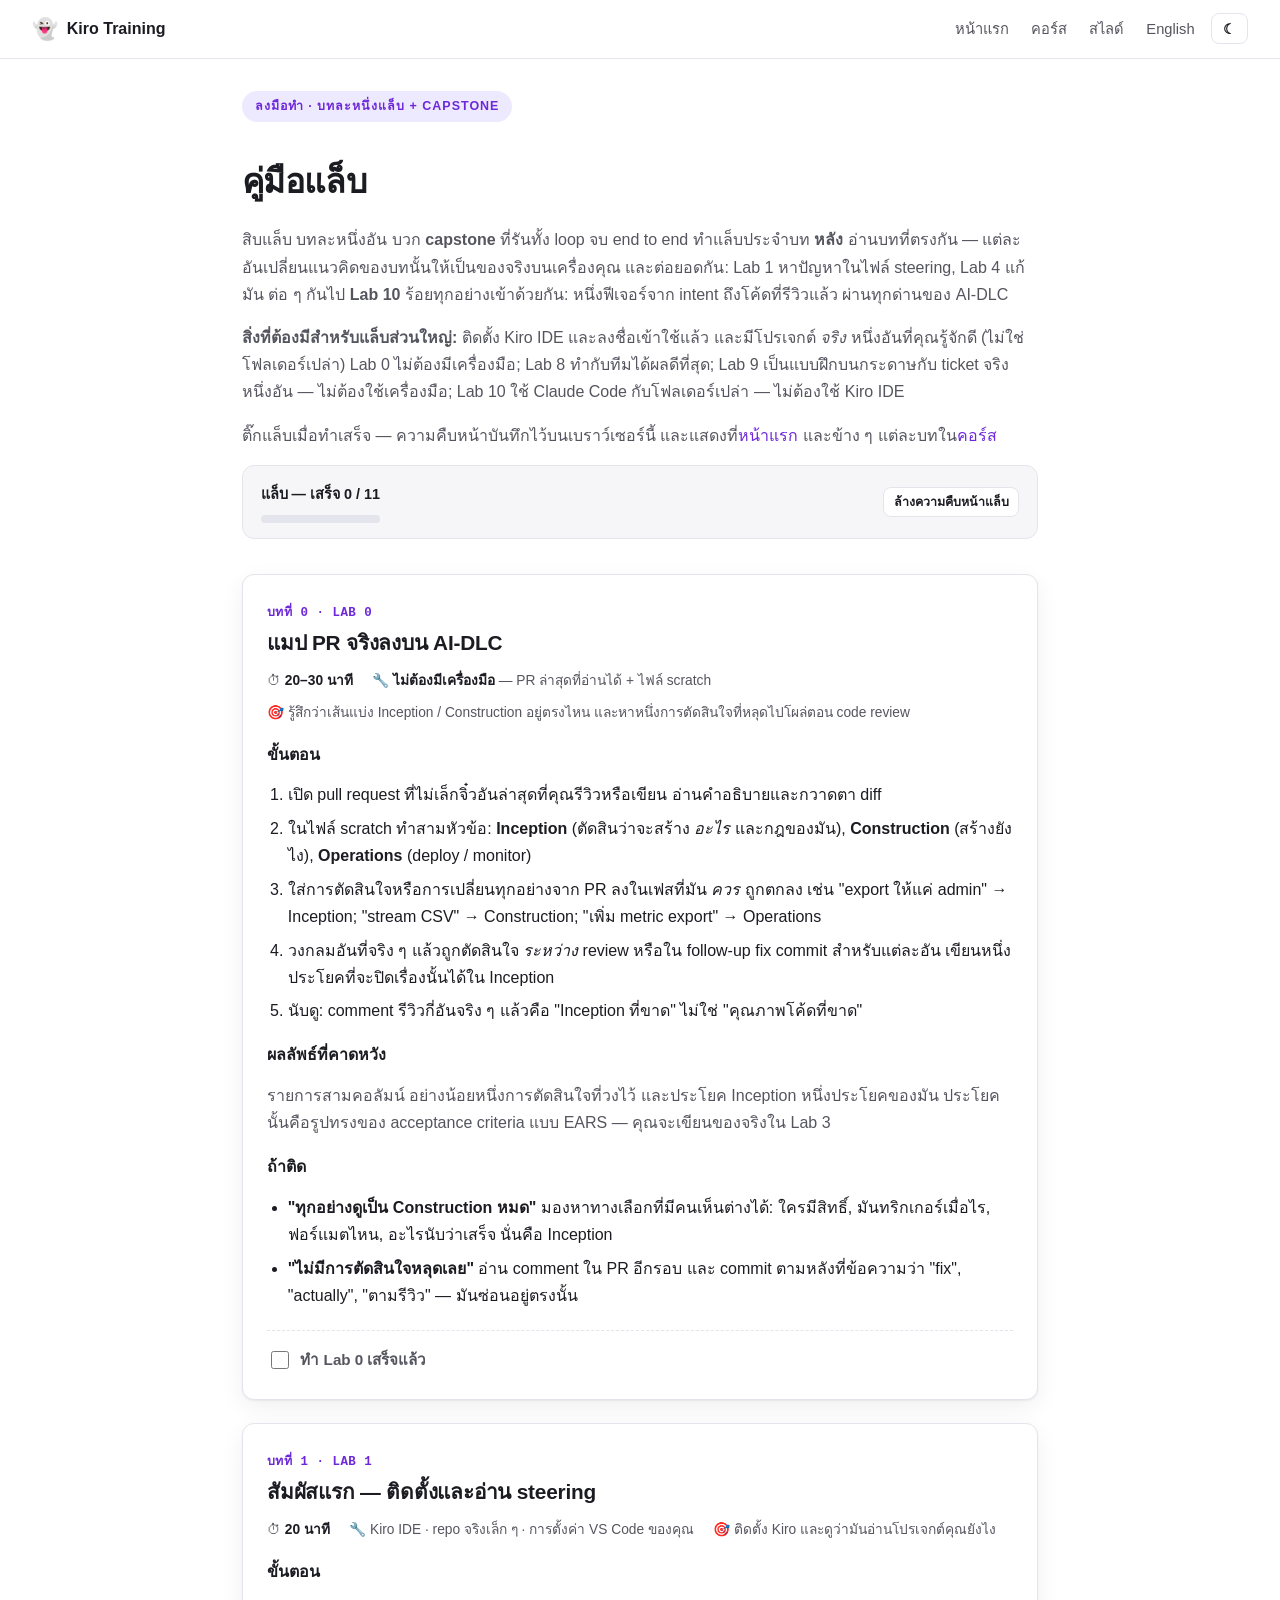
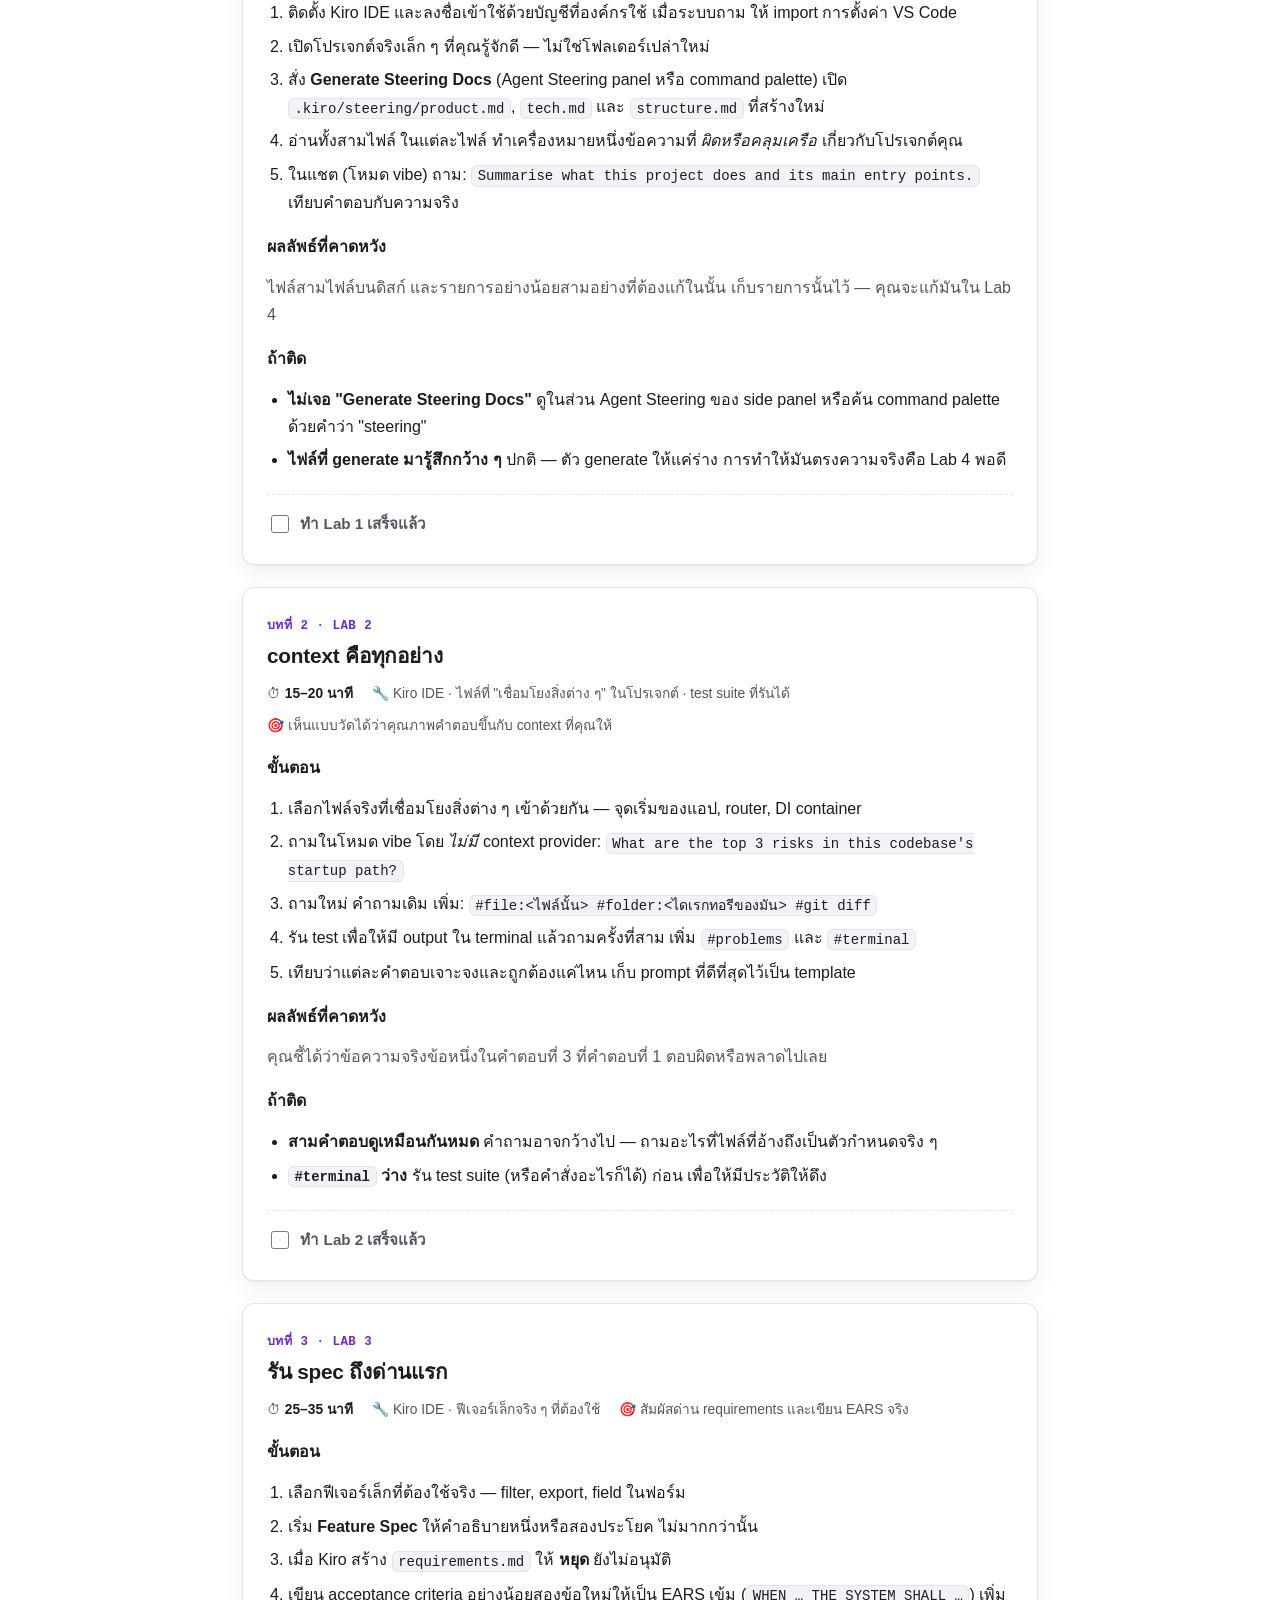
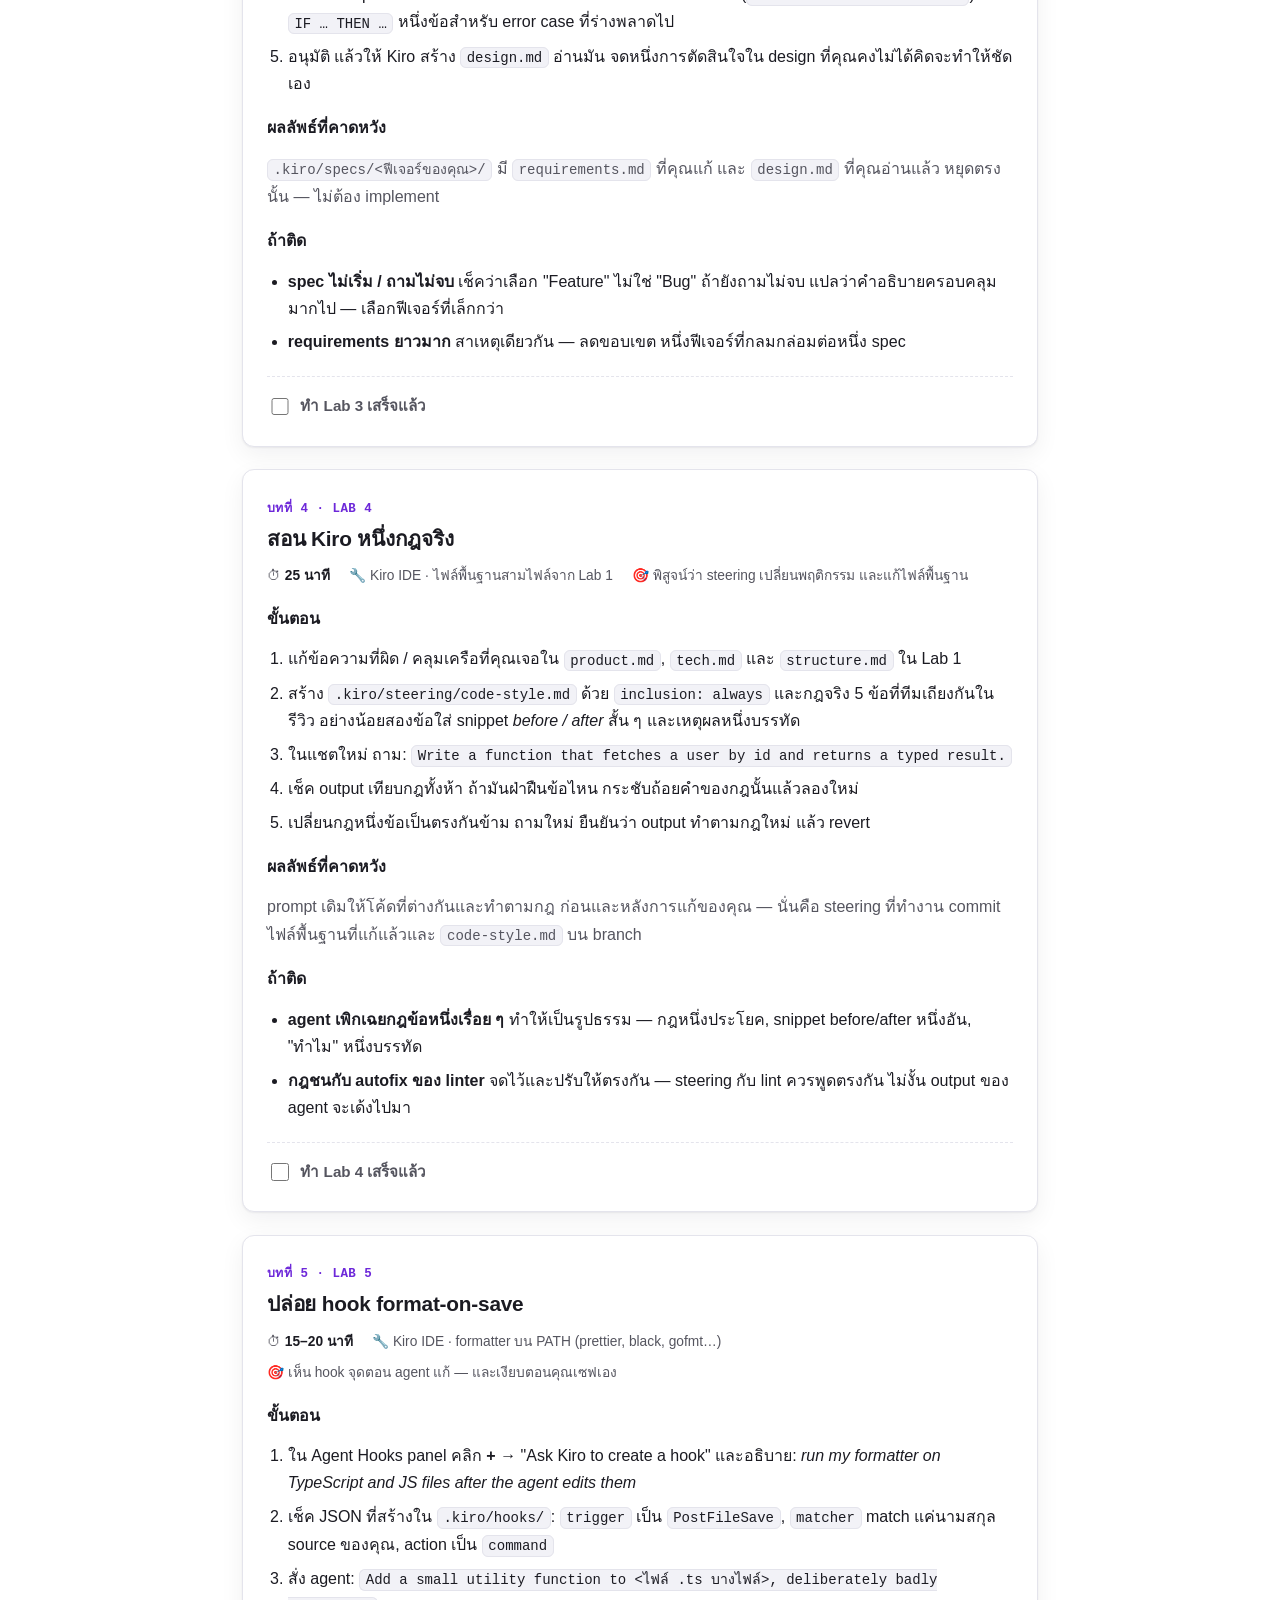
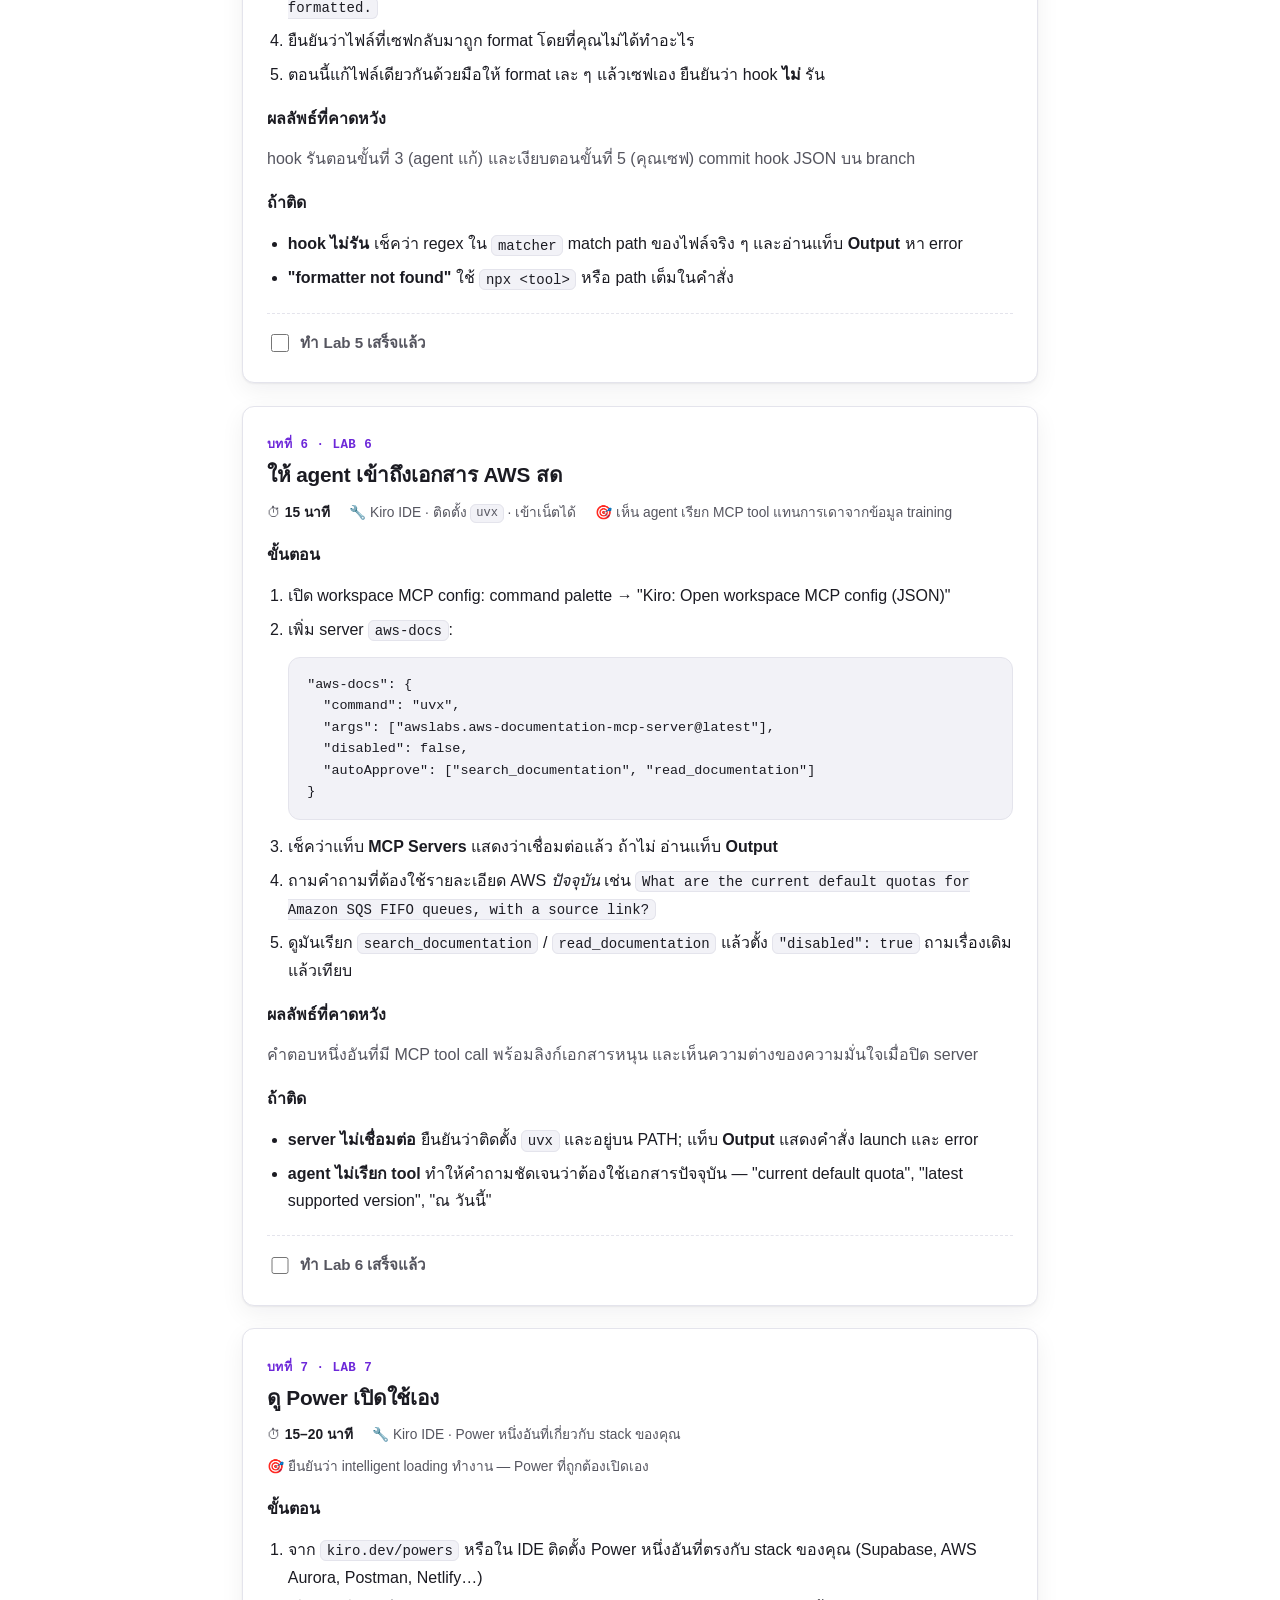
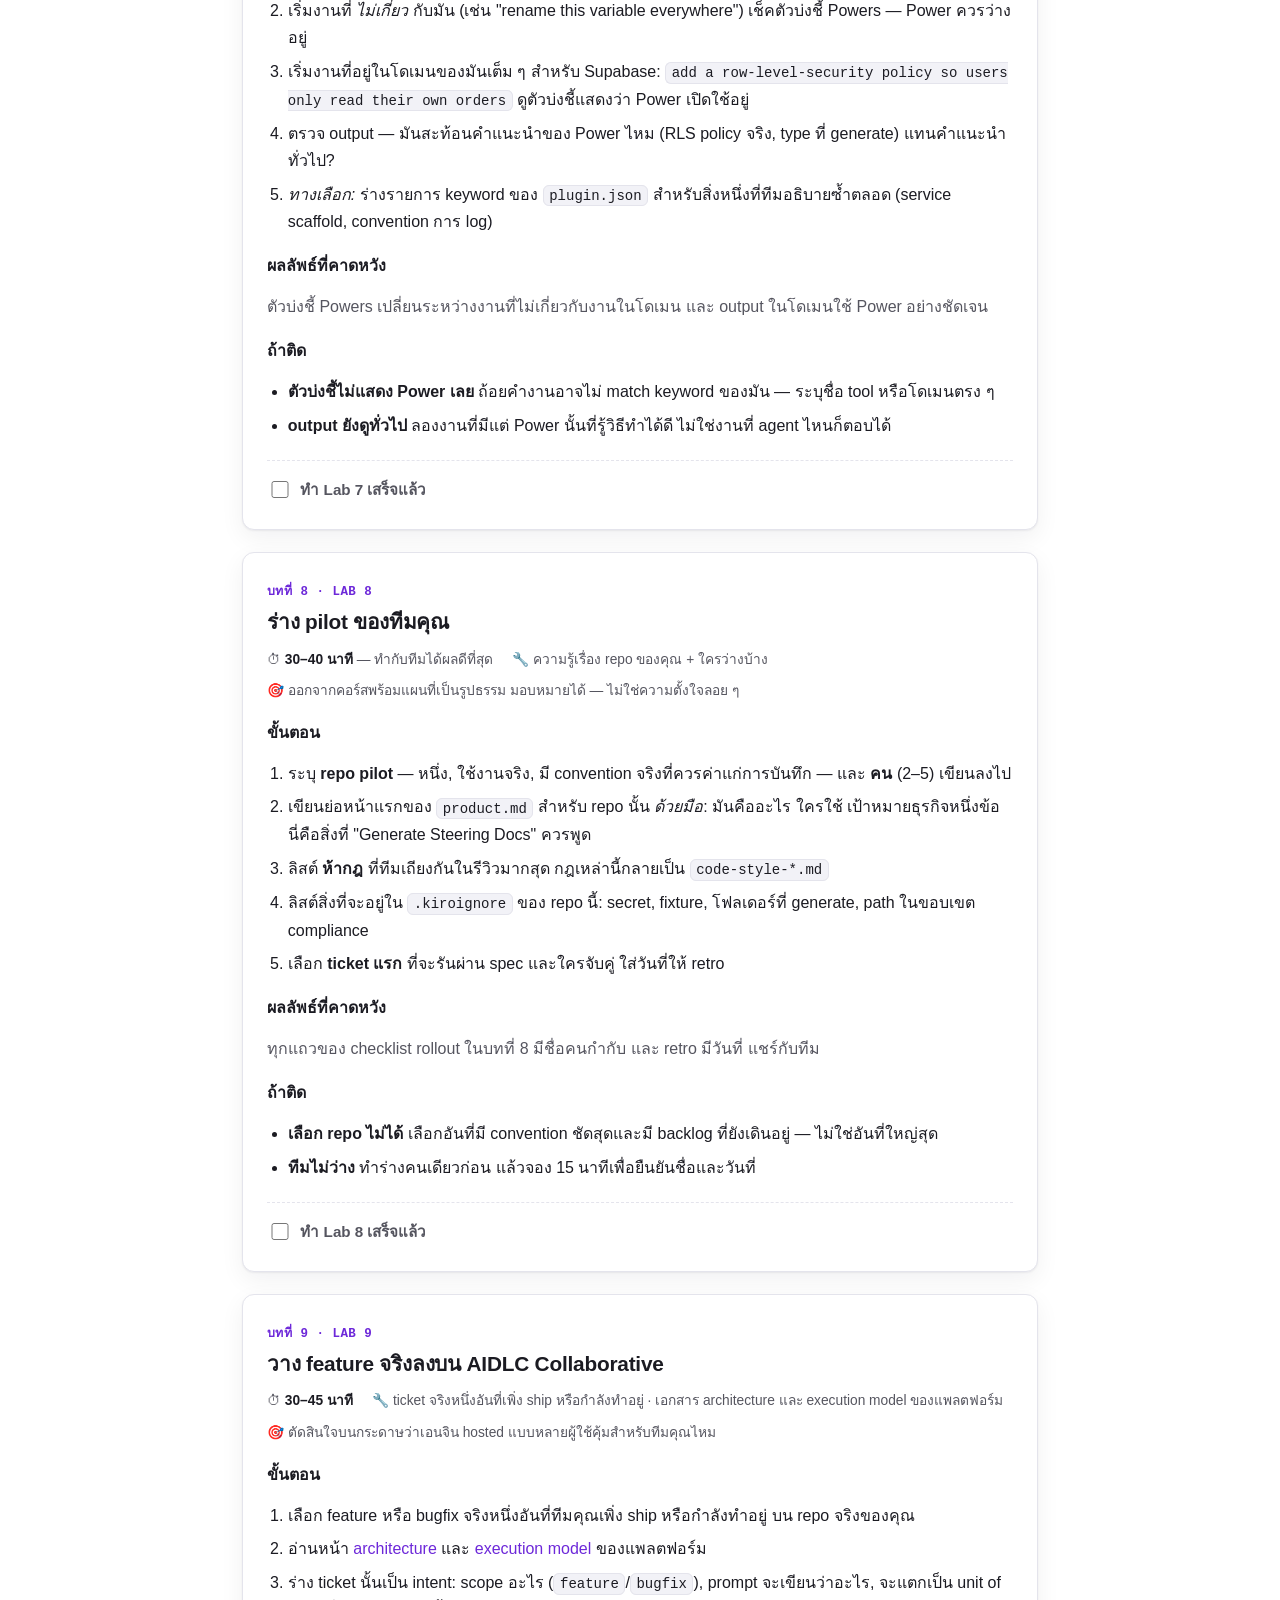
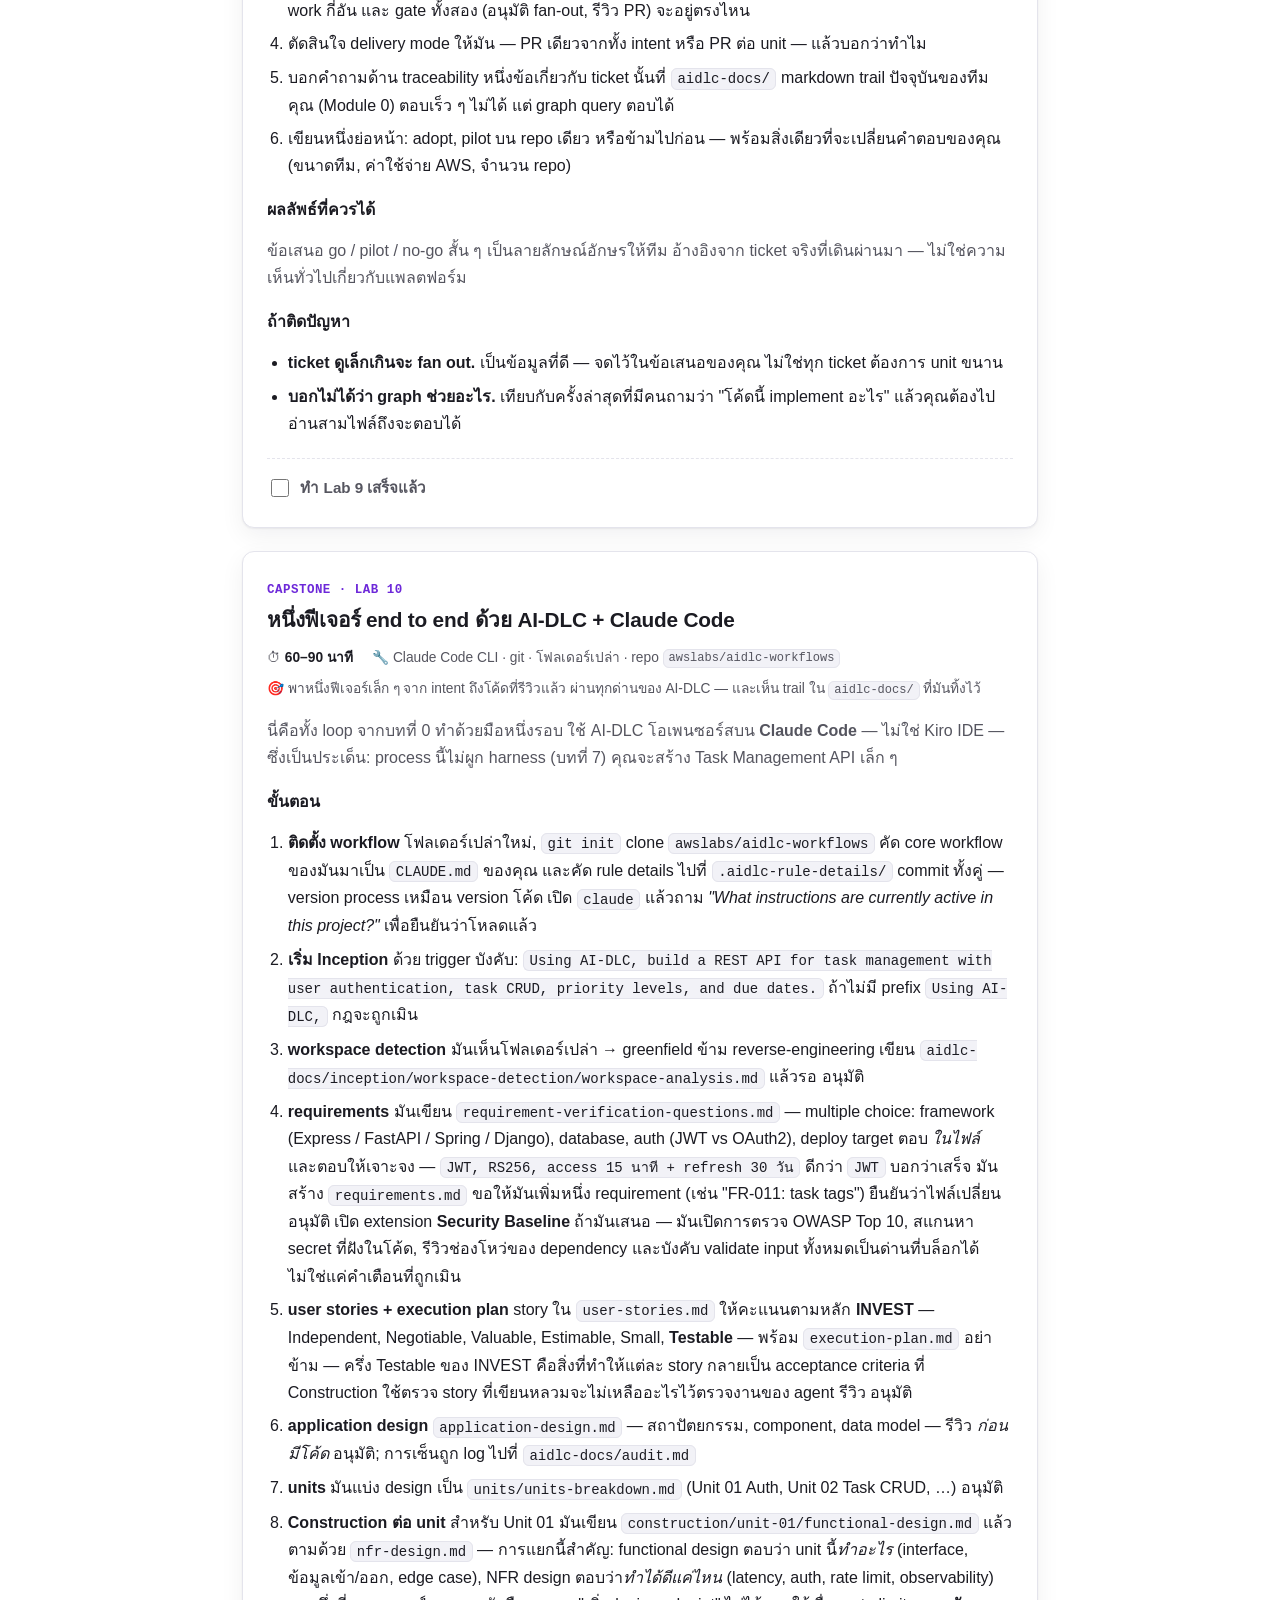
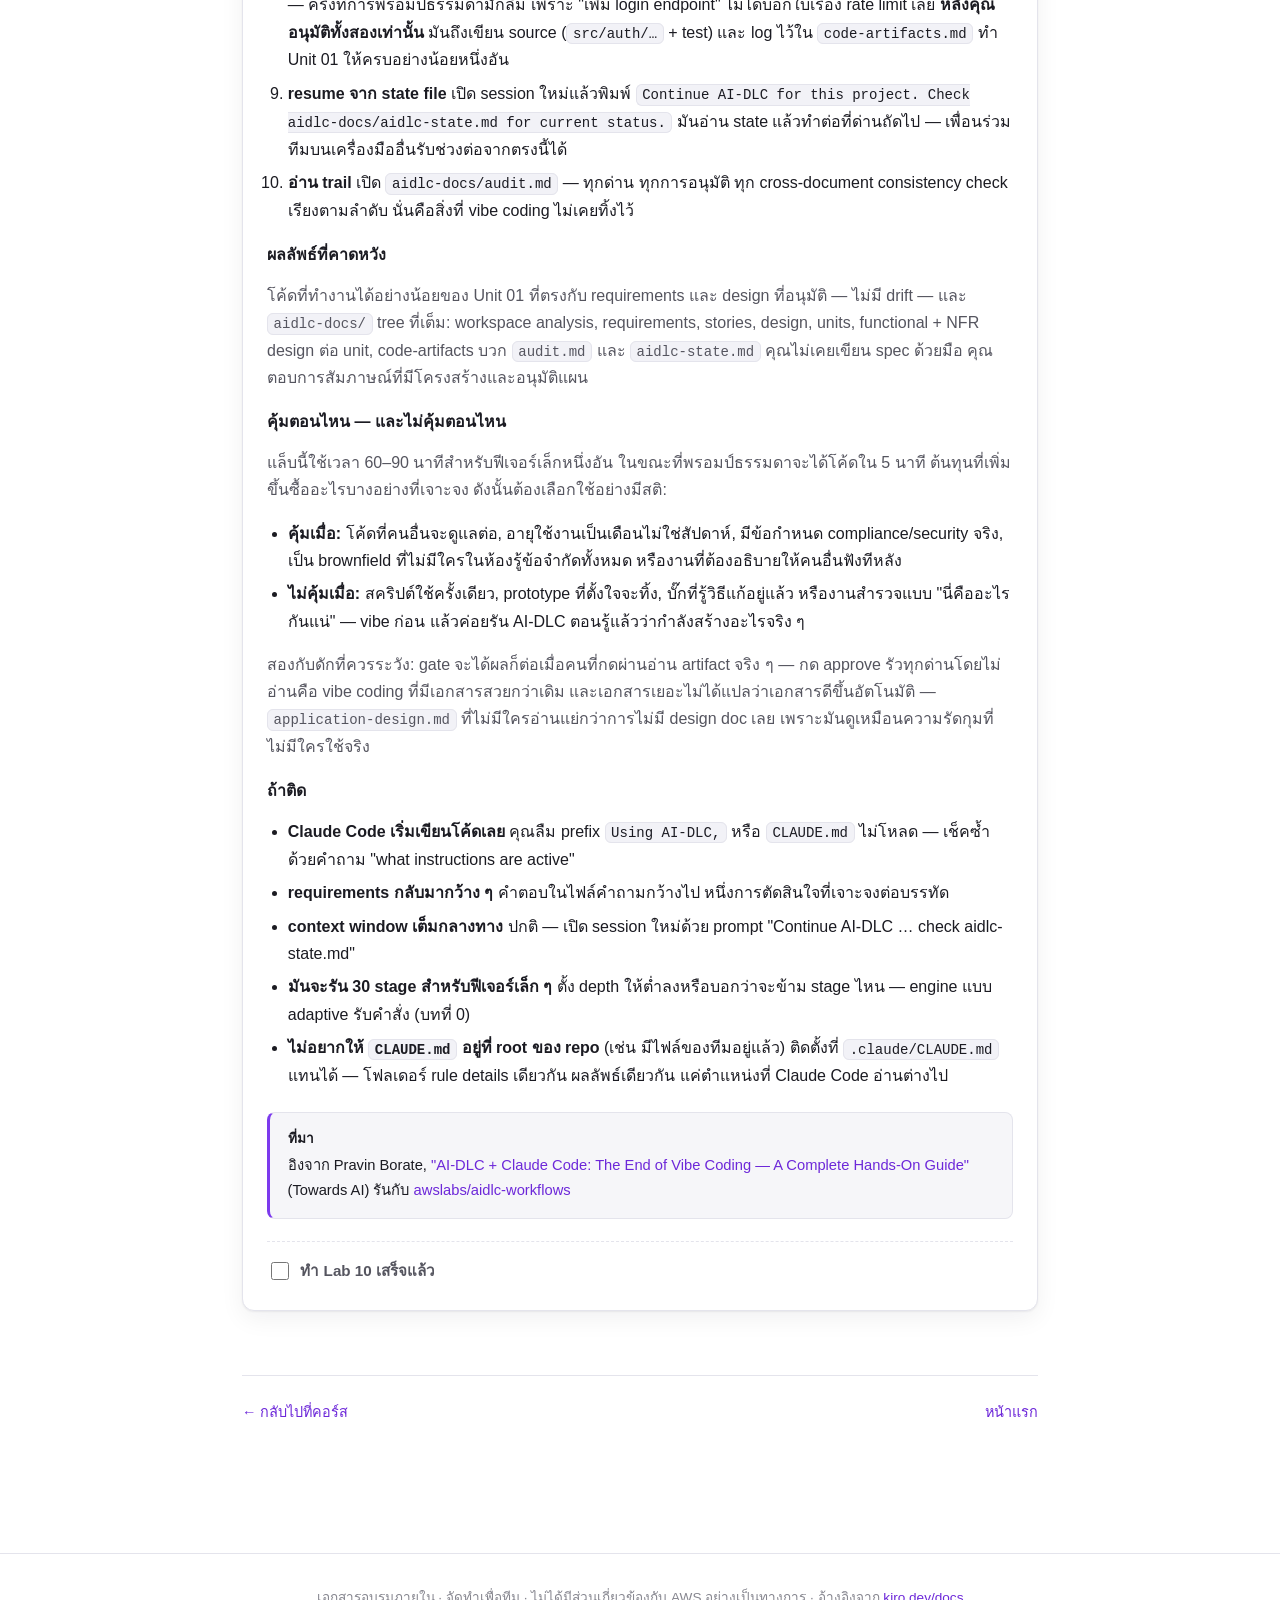
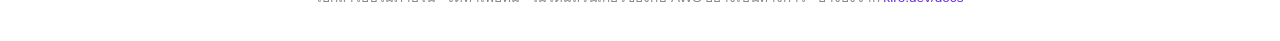
<file: labs-th.html>
<!DOCTYPE html>
<html lang="th">
<head>
<meta charset="UTF-8">
<meta name="viewport" content="width=device-width, initial-scale=1">
<title>Kiro Training — คู่มือแล็บ (ไทย)</title>
<meta name="description" content="คู่มือแล็บลงมือทำสำหรับคอร์ส AWS Kiro — บทละหนึ่งแล็บ พร้อมสิ่งที่ต้องมี, ขั้นตอน, ผลลัพธ์ที่คาดหวัง และวิธีแก้เมื่อติด">
<link rel="icon" href="data:image/svg+xml,%3Csvg xmlns='http://www.w3.org/2000/svg' viewBox='0 0 100 100'%3E%3Ctext y='.9em' font-size='90'%3E%F0%9F%91%BB%3C/text%3E%3C/svg%3E">
<link rel="stylesheet" href="assets/styles.css">
</head>
<body class="page-labs lang-th">

<header class="topbar">
  <a class="brand" href="index.html"><span class="ghost">👻</span> Kiro Training</a>
  <span class="spacer"></span>
  <nav>
    <a href="index.html">หน้าแรก</a>
    <a href="course-th.html">คอร์ส</a>
    <a href="slides/training-th.html">สไลด์</a>
    <a href="labs-en.html">English</a>
  </nav>
  <button class="btn" onclick="toggleTheme()" aria-label="สลับธีม"><span id="theme-label">☾</span></button>
</header>

<div class="lab-workbook">
  <span class="eyebrow">ลงมือทำ · บทละหนึ่งแล็บ + capstone</span>
  <h1>คู่มือแล็บ</h1>
  <p>สิบแล็บ บทละหนึ่งอัน บวก <strong>capstone</strong> ที่รันทั้ง loop จบ end to end ทำแล็บประจำบท <strong>หลัง</strong> อ่านบทที่ตรงกัน — แต่ละอันเปลี่ยนแนวคิดของบทนั้นให้เป็นของจริงบนเครื่องคุณ และต่อยอดกัน: Lab 1 หาปัญหาในไฟล์ steering, Lab 4 แก้มัน ต่อ ๆ กันไป <strong>Lab 10</strong> ร้อยทุกอย่างเข้าด้วยกัน: หนึ่งฟีเจอร์จาก intent ถึงโค้ดที่รีวิวแล้ว ผ่านทุกด่านของ AI-DLC</p>
  <p><strong>สิ่งที่ต้องมีสำหรับแล็บส่วนใหญ่:</strong> ติดตั้ง Kiro IDE และลงชื่อเข้าใช้แล้ว และมีโปรเจกต์ <em>จริง</em> หนึ่งอันที่คุณรู้จักดี (ไม่ใช่โฟลเดอร์เปล่า) Lab 0 ไม่ต้องมีเครื่องมือ; Lab 8 ทำกับทีมได้ผลดีที่สุด; Lab 9 เป็นแบบฝึกบนกระดาษกับ ticket จริงหนึ่งอัน — ไม่ต้องใช้เครื่องมือ; Lab 10 ใช้ Claude Code กับโฟลเดอร์เปล่า — ไม่ต้องใช้ Kiro IDE</p>
  <p>ติ๊กแล็บเมื่อทำเสร็จ — ความคืบหน้าบันทึกไว้บนเบราว์เซอร์นี้ และแสดงที่<a href="index.html">หน้าแรก</a> และข้าง ๆ แต่ละบทใน<a href="course-th.html">คอร์ส</a></p>

  <div class="lab-progress-bar">
    <div class="progress-head">
      <span data-labs-progress><strong>แล็บ — เสร็จ 0 / 11</strong></span>
      <button type="button" class="btn btn-sm" data-labs-reset>ล้างความคืบหน้าแล็บ</button>
    </div>
  </div>

  <!-- LAB 0 -->
  <article class="lab-card" id="lab0">
    <span class="lab-tag">บทที่ 0 · Lab 0</span>
    <h2>แมป PR จริงลงบน AI-DLC</h2>
    <div class="lab-meta">
      <span>⏱ <b>20–30 นาที</b></span>
      <span>🔧 <b>ไม่ต้องมีเครื่องมือ</b> — PR ล่าสุดที่อ่านได้ + ไฟล์ scratch</span>
      <span>🎯 รู้สึกว่าเส้นแบ่ง Inception / Construction อยู่ตรงไหน และหาหนึ่งการตัดสินใจที่หลุดไปโผล่ตอน code review</span>
    </div>
    <h3>ขั้นตอน</h3>
    <ol>
      <li>เปิด pull request ที่ไม่เล็กจิ๋วอันล่าสุดที่คุณรีวิวหรือเขียน อ่านคำอธิบายและกวาดตา diff</li>
      <li>ในไฟล์ scratch ทำสามหัวข้อ: <strong>Inception</strong> (ตัดสินว่าจะสร้าง <em>อะไร</em> และกฎของมัน), <strong>Construction</strong> (สร้างยังไง), <strong>Operations</strong> (deploy / monitor)</li>
      <li>ใส่การตัดสินใจหรือการเปลี่ยนทุกอย่างจาก PR ลงในเฟสที่มัน <em>ควร</em> ถูกตกลง เช่น "export ให้แค่ admin" → Inception; "stream CSV" → Construction; "เพิ่ม metric export" → Operations</li>
      <li>วงกลมอันที่จริง ๆ แล้วถูกตัดสินใจ <em>ระหว่าง</em> review หรือใน follow-up fix commit สำหรับแต่ละอัน เขียนหนึ่งประโยคที่จะปิดเรื่องนั้นได้ใน Inception</li>
      <li>นับดู: comment รีวิวกี่อันจริง ๆ แล้วคือ "Inception ที่ขาด" ไม่ใช่ "คุณภาพโค้ดที่ขาด"</li>
    </ol>
    <h3>ผลลัพธ์ที่คาดหวัง</h3>
    <p>รายการสามคอลัมน์ อย่างน้อยหนึ่งการตัดสินใจที่วงไว้ และประโยค Inception หนึ่งประโยคของมัน ประโยคนั้นคือรูปทรงของ acceptance criteria แบบ EARS — คุณจะเขียนของจริงใน Lab 3</p>
    <h3>ถ้าติด</h3>
    <ul>
      <li><strong>"ทุกอย่างดูเป็น Construction หมด"</strong> มองหาทางเลือกที่มีคนเห็นต่างได้: ใครมีสิทธิ์, มันทริกเกอร์เมื่อไร, ฟอร์แมตไหน, อะไรนับว่าเสร็จ นั่นคือ Inception</li>
      <li><strong>"ไม่มีการตัดสินใจหลุดเลย"</strong> อ่าน comment ใน PR อีกรอบ และ commit ตามหลังที่ข้อความว่า "fix", "actually", "ตามรีวิว" — มันซ่อนอยู่ตรงนั้น</li>
    </ul>
    <div class="done-row"><label><input type="checkbox" data-lab-check="lab0"> ทำ Lab 0 เสร็จแล้ว</label></div>
  </article>

  <!-- LAB 1 -->
  <article class="lab-card" id="lab1">
    <span class="lab-tag">บทที่ 1 · Lab 1</span>
    <h2>สัมผัสแรก — ติดตั้งและอ่าน steering</h2>
    <div class="lab-meta">
      <span>⏱ <b>20 นาที</b></span>
      <span>🔧 Kiro IDE · repo จริงเล็ก ๆ · การตั้งค่า VS Code ของคุณ</span>
      <span>🎯 ติดตั้ง Kiro และดูว่ามันอ่านโปรเจกต์คุณยังไง</span>
    </div>
    <h3>ขั้นตอน</h3>
    <ol>
      <li>ติดตั้ง Kiro IDE และลงชื่อเข้าใช้ด้วยบัญชีที่องค์กรใช้ เมื่อระบบถาม ให้ import การตั้งค่า VS Code</li>
      <li>เปิดโปรเจกต์จริงเล็ก ๆ ที่คุณรู้จักดี — ไม่ใช่โฟลเดอร์เปล่าใหม่</li>
      <li>สั่ง <strong>Generate Steering Docs</strong> (Agent Steering panel หรือ command palette) เปิด <code>.kiro/steering/product.md</code>, <code>tech.md</code> และ <code>structure.md</code> ที่สร้างใหม่</li>
      <li>อ่านทั้งสามไฟล์ ในแต่ละไฟล์ ทำเครื่องหมายหนึ่งข้อความที่ <em>ผิดหรือคลุมเครือ</em> เกี่ยวกับโปรเจกต์คุณ</li>
      <li>ในแชต (โหมด vibe) ถาม: <code>Summarise what this project does and its main entry points.</code> เทียบคำตอบกับความจริง</li>
    </ol>
    <h3>ผลลัพธ์ที่คาดหวัง</h3>
    <p>ไฟล์สามไฟล์บนดิสก์ และรายการอย่างน้อยสามอย่างที่ต้องแก้ในนั้น เก็บรายการนั้นไว้ — คุณจะแก้มันใน Lab 4</p>
    <h3>ถ้าติด</h3>
    <ul>
      <li><strong>ไม่เจอ "Generate Steering Docs"</strong> ดูในส่วน Agent Steering ของ side panel หรือค้น command palette ด้วยคำว่า "steering"</li>
      <li><strong>ไฟล์ที่ generate มารู้สึกกว้าง ๆ</strong> ปกติ — ตัว generate ให้แค่ร่าง การทำให้มันตรงความจริงคือ Lab 4 พอดี</li>
    </ul>
    <div class="done-row"><label><input type="checkbox" data-lab-check="lab1"> ทำ Lab 1 เสร็จแล้ว</label></div>
  </article>

  <!-- LAB 2 -->
  <article class="lab-card" id="lab2">
    <span class="lab-tag">บทที่ 2 · Lab 2</span>
    <h2>context คือทุกอย่าง</h2>
    <div class="lab-meta">
      <span>⏱ <b>15–20 นาที</b></span>
      <span>🔧 Kiro IDE · ไฟล์ที่ "เชื่อมโยงสิ่งต่าง ๆ" ในโปรเจกต์ · test suite ที่รันได้</span>
      <span>🎯 เห็นแบบวัดได้ว่าคุณภาพคำตอบขึ้นกับ context ที่คุณให้</span>
    </div>
    <h3>ขั้นตอน</h3>
    <ol>
      <li>เลือกไฟล์จริงที่เชื่อมโยงสิ่งต่าง ๆ เข้าด้วยกัน — จุดเริ่มของแอป, router, DI container</li>
      <li>ถามในโหมด vibe โดย <em>ไม่มี</em> context provider: <code>What are the top 3 risks in this codebase's startup path?</code></li>
      <li>ถามใหม่ คำถามเดิม เพิ่ม: <code>#file:&lt;ไฟล์นั้น&gt; #folder:&lt;ไดเรกทอรีของมัน&gt; #git diff</code></li>
      <li>รัน test เพื่อให้มี output ใน terminal แล้วถามครั้งที่สาม เพิ่ม <code>#problems</code> และ <code>#terminal</code></li>
      <li>เทียบว่าแต่ละคำตอบเจาะจงและถูกต้องแค่ไหน เก็บ prompt ที่ดีที่สุดไว้เป็น template</li>
    </ol>
    <h3>ผลลัพธ์ที่คาดหวัง</h3>
    <p>คุณชี้ได้ว่าข้อความจริงข้อหนึ่งในคำตอบที่ 3 ที่คำตอบที่ 1 ตอบผิดหรือพลาดไปเลย</p>
    <h3>ถ้าติด</h3>
    <ul>
      <li><strong>สามคำตอบดูเหมือนกันหมด</strong> คำถามอาจกว้างไป — ถามอะไรที่ไฟล์ที่อ้างถึงเป็นตัวกำหนดจริง ๆ</li>
      <li><strong><code>#terminal</code> ว่าง</strong> รัน test suite (หรือคำสั่งอะไรก็ได้) ก่อน เพื่อให้มีประวัติให้ดึง</li>
    </ul>
    <div class="done-row"><label><input type="checkbox" data-lab-check="lab2"> ทำ Lab 2 เสร็จแล้ว</label></div>
  </article>

  <!-- LAB 3 -->
  <article class="lab-card" id="lab3">
    <span class="lab-tag">บทที่ 3 · Lab 3</span>
    <h2>รัน spec ถึงด่านแรก</h2>
    <div class="lab-meta">
      <span>⏱ <b>25–35 นาที</b></span>
      <span>🔧 Kiro IDE · ฟีเจอร์เล็กจริง ๆ ที่ต้องใช้</span>
      <span>🎯 สัมผัสด่าน requirements และเขียน EARS จริง</span>
    </div>
    <h3>ขั้นตอน</h3>
    <ol>
      <li>เลือกฟีเจอร์เล็กที่ต้องใช้จริง — filter, export, field ในฟอร์ม</li>
      <li>เริ่ม <strong>Feature Spec</strong> ให้คำอธิบายหนึ่งหรือสองประโยค ไม่มากกว่านั้น</li>
      <li>เมื่อ Kiro สร้าง <code>requirements.md</code> ให้ <strong>หยุด</strong> ยังไม่อนุมัติ</li>
      <li>เขียน acceptance criteria อย่างน้อยสองข้อใหม่ให้เป็น EARS เข้ม (<code>WHEN … THE SYSTEM SHALL …</code>) เพิ่ม <code>IF … THEN …</code> หนึ่งข้อสำหรับ error case ที่ร่างพลาดไป</li>
      <li>อนุมัติ แล้วให้ Kiro สร้าง <code>design.md</code> อ่านมัน จดหนึ่งการตัดสินใจใน design ที่คุณคงไม่ได้คิดจะทำให้ชัดเอง</li>
    </ol>
    <h3>ผลลัพธ์ที่คาดหวัง</h3>
    <p><code>.kiro/specs/&lt;ฟีเจอร์ของคุณ&gt;/</code> มี <code>requirements.md</code> ที่คุณแก้ และ <code>design.md</code> ที่คุณอ่านแล้ว หยุดตรงนั้น — ไม่ต้อง implement</p>
    <h3>ถ้าติด</h3>
    <ul>
      <li><strong>spec ไม่เริ่ม / ถามไม่จบ</strong> เช็คว่าเลือก "Feature" ไม่ใช่ "Bug" ถ้ายังถามไม่จบ แปลว่าคำอธิบายครอบคลุมมากไป — เลือกฟีเจอร์ที่เล็กกว่า</li>
      <li><strong>requirements ยาวมาก</strong> สาเหตุเดียวกัน — ลดขอบเขต หนึ่งฟีเจอร์ที่กลมกล่อมต่อหนึ่ง spec</li>
    </ul>
    <div class="done-row"><label><input type="checkbox" data-lab-check="lab3"> ทำ Lab 3 เสร็จแล้ว</label></div>
  </article>

  <!-- LAB 4 -->
  <article class="lab-card" id="lab4">
    <span class="lab-tag">บทที่ 4 · Lab 4</span>
    <h2>สอน Kiro หนึ่งกฎจริง</h2>
    <div class="lab-meta">
      <span>⏱ <b>25 นาที</b></span>
      <span>🔧 Kiro IDE · ไฟล์พื้นฐานสามไฟล์จาก Lab 1</span>
      <span>🎯 พิสูจน์ว่า steering เปลี่ยนพฤติกรรม และแก้ไฟล์พื้นฐาน</span>
    </div>
    <h3>ขั้นตอน</h3>
    <ol>
      <li>แก้ข้อความที่ผิด / คลุมเครือที่คุณเจอใน <code>product.md</code>, <code>tech.md</code> และ <code>structure.md</code> ใน Lab 1</li>
      <li>สร้าง <code>.kiro/steering/code-style.md</code> ด้วย <code>inclusion: always</code> และกฎจริง 5 ข้อที่ทีมเถียงกันในรีวิว อย่างน้อยสองข้อใส่ snippet <em>before / after</em> สั้น ๆ และเหตุผลหนึ่งบรรทัด</li>
      <li>ในแชตใหม่ ถาม: <code>Write a function that fetches a user by id and returns a typed result.</code></li>
      <li>เช็ค output เทียบกฎทั้งห้า ถ้ามันฝ่าฝืนข้อไหน กระชับถ้อยคำของกฎนั้นแล้วลองใหม่</li>
      <li>เปลี่ยนกฎหนึ่งข้อเป็นตรงกันข้าม ถามใหม่ ยืนยันว่า output ทำตามกฎใหม่ แล้ว revert</li>
    </ol>
    <h3>ผลลัพธ์ที่คาดหวัง</h3>
    <p>prompt เดิมให้โค้ดที่ต่างกันและทำตามกฎ ก่อนและหลังการแก้ของคุณ — นั่นคือ steering ที่ทำงาน commit ไฟล์พื้นฐานที่แก้แล้วและ <code>code-style.md</code> บน branch</p>
    <h3>ถ้าติด</h3>
    <ul>
      <li><strong>agent เพิกเฉยกฎข้อหนึ่งเรื่อย ๆ</strong> ทำให้เป็นรูปธรรม — กฎหนึ่งประโยค, snippet before/after หนึ่งอัน, "ทำไม" หนึ่งบรรทัด</li>
      <li><strong>กฎชนกับ autofix ของ linter</strong> จดไว้และปรับให้ตรงกัน — steering กับ lint ควรพูดตรงกัน ไม่งั้น output ของ agent จะเด้งไปมา</li>
    </ul>
    <div class="done-row"><label><input type="checkbox" data-lab-check="lab4"> ทำ Lab 4 เสร็จแล้ว</label></div>
  </article>

  <!-- LAB 5 -->
  <article class="lab-card" id="lab5">
    <span class="lab-tag">บทที่ 5 · Lab 5</span>
    <h2>ปล่อย hook format-on-save</h2>
    <div class="lab-meta">
      <span>⏱ <b>15–20 นาที</b></span>
      <span>🔧 Kiro IDE · formatter บน PATH (prettier, black, gofmt…)</span>
      <span>🎯 เห็น hook จุดตอน agent แก้ — และเงียบตอนคุณเซฟเอง</span>
    </div>
    <h3>ขั้นตอน</h3>
    <ol>
      <li>ใน Agent Hooks panel คลิก <strong>+</strong> → "Ask Kiro to create a hook" และอธิบาย: <em>run my formatter on TypeScript and JS files after the agent edits them</em></li>
      <li>เช็ค JSON ที่สร้างใน <code>.kiro/hooks/</code>: <code>trigger</code> เป็น <code>PostFileSave</code>, <code>matcher</code> match แค่นามสกุล source ของคุณ, action เป็น <code>command</code></li>
      <li>สั่ง agent: <code>Add a small utility function to &lt;ไฟล์ .ts บางไฟล์&gt;, deliberately badly formatted.</code></li>
      <li>ยืนยันว่าไฟล์ที่เซฟกลับมาถูก format โดยที่คุณไม่ได้ทำอะไร</li>
      <li>ตอนนี้แก้ไฟล์เดียวกันด้วยมือให้ format เละ ๆ แล้วเซฟเอง ยืนยันว่า hook <strong>ไม่</strong> รัน</li>
    </ol>
    <h3>ผลลัพธ์ที่คาดหวัง</h3>
    <p>hook รันตอนขั้นที่ 3 (agent แก้) และเงียบตอนขั้นที่ 5 (คุณเซฟ) commit hook JSON บน branch</p>
    <h3>ถ้าติด</h3>
    <ul>
      <li><strong>hook ไม่รัน</strong> เช็คว่า regex ใน <code>matcher</code> match path ของไฟล์จริง ๆ และอ่านแท็บ <strong>Output</strong> หา error</li>
      <li><strong>"formatter not found"</strong> ใช้ <code>npx &lt;tool&gt;</code> หรือ path เต็มในคำสั่ง</li>
    </ul>
    <div class="done-row"><label><input type="checkbox" data-lab-check="lab5"> ทำ Lab 5 เสร็จแล้ว</label></div>
  </article>

  <!-- LAB 6 -->
  <article class="lab-card" id="lab6">
    <span class="lab-tag">บทที่ 6 · Lab 6</span>
    <h2>ให้ agent เข้าถึงเอกสาร AWS สด</h2>
    <div class="lab-meta">
      <span>⏱ <b>15 นาที</b></span>
      <span>🔧 Kiro IDE · ติดตั้ง <code>uvx</code> · เข้าเน็ตได้</span>
      <span>🎯 เห็น agent เรียก MCP tool แทนการเดาจากข้อมูล training</span>
    </div>
    <h3>ขั้นตอน</h3>
    <ol>
      <li>เปิด workspace MCP config: command palette → "Kiro: Open workspace MCP config (JSON)"</li>
      <li>เพิ่ม server <code>aws-docs</code>:
<pre><code>"aws-docs": {
  "command": "uvx",
  "args": ["awslabs.aws-documentation-mcp-server@latest"],
  "disabled": false,
  "autoApprove": ["search_documentation", "read_documentation"]
}</code></pre></li>
      <li>เช็คว่าแท็บ <strong>MCP Servers</strong> แสดงว่าเชื่อมต่อแล้ว ถ้าไม่ อ่านแท็บ <strong>Output</strong></li>
      <li>ถามคำถามที่ต้องใช้รายละเอียด AWS <em>ปัจจุบัน</em> เช่น <code>What are the current default quotas for Amazon SQS FIFO queues, with a source link?</code></li>
      <li>ดูมันเรียก <code>search_documentation</code> / <code>read_documentation</code> แล้วตั้ง <code>"disabled": true</code> ถามเรื่องเดิม แล้วเทียบ</li>
    </ol>
    <h3>ผลลัพธ์ที่คาดหวัง</h3>
    <p>คำตอบหนึ่งอันที่มี MCP tool call พร้อมลิงก์เอกสารหนุน และเห็นความต่างของความมั่นใจเมื่อปิด server</p>
    <h3>ถ้าติด</h3>
    <ul>
      <li><strong>server ไม่เชื่อมต่อ</strong> ยืนยันว่าติดตั้ง <code>uvx</code> และอยู่บน PATH; แท็บ <strong>Output</strong> แสดงคำสั่ง launch และ error</li>
      <li><strong>agent ไม่เรียก tool</strong> ทำให้คำถามชัดเจนว่าต้องใช้เอกสารปัจจุบัน — "current default quota", "latest supported version", "ณ วันนี้"</li>
    </ul>
    <div class="done-row"><label><input type="checkbox" data-lab-check="lab6"> ทำ Lab 6 เสร็จแล้ว</label></div>
  </article>

  <!-- LAB 7 -->
  <article class="lab-card" id="lab7">
    <span class="lab-tag">บทที่ 7 · Lab 7</span>
    <h2>ดู Power เปิดใช้เอง</h2>
    <div class="lab-meta">
      <span>⏱ <b>15–20 นาที</b></span>
      <span>🔧 Kiro IDE · Power หนึ่งอันที่เกี่ยวกับ stack ของคุณ</span>
      <span>🎯 ยืนยันว่า intelligent loading ทำงาน — Power ที่ถูกต้องเปิดเอง</span>
    </div>
    <h3>ขั้นตอน</h3>
    <ol>
      <li>จาก <code>kiro.dev/powers</code> หรือใน IDE ติดตั้ง Power หนึ่งอันที่ตรงกับ stack ของคุณ (Supabase, AWS Aurora, Postman, Netlify…)</li>
      <li>เริ่มงานที่ <em>ไม่เกี่ยว</em> กับมัน (เช่น "rename this variable everywhere") เช็คตัวบ่งชี้ Powers — Power ควรว่างอยู่</li>
      <li>เริ่มงานที่อยู่ในโดเมนของมันเต็ม ๆ สำหรับ Supabase: <code>add a row-level-security policy so users only read their own orders</code> ดูตัวบ่งชี้แสดงว่า Power เปิดใช้อยู่</li>
      <li>ตรวจ output — มันสะท้อนคำแนะนำของ Power ไหม (RLS policy จริง, type ที่ generate) แทนคำแนะนำทั่วไป?</li>
      <li><em>ทางเลือก:</em> ร่างรายการ keyword ของ <code>plugin.json</code> สำหรับสิ่งหนึ่งที่ทีมอธิบายซ้ำตลอด (service scaffold, convention การ log)</li>
    </ol>
    <h3>ผลลัพธ์ที่คาดหวัง</h3>
    <p>ตัวบ่งชี้ Powers เปลี่ยนระหว่างงานที่ไม่เกี่ยวกับงานในโดเมน และ output ในโดเมนใช้ Power อย่างชัดเจน</p>
    <h3>ถ้าติด</h3>
    <ul>
      <li><strong>ตัวบ่งชี้ไม่แสดง Power เลย</strong> ถ้อยคำงานอาจไม่ match keyword ของมัน — ระบุชื่อ tool หรือโดเมนตรง ๆ</li>
      <li><strong>output ยังดูทั่วไป</strong> ลองงานที่มีแต่ Power นั้นที่รู้วิธีทำได้ดี ไม่ใช่งานที่ agent ไหนก็ตอบได้</li>
    </ul>
    <div class="done-row"><label><input type="checkbox" data-lab-check="lab7"> ทำ Lab 7 เสร็จแล้ว</label></div>
  </article>

  <!-- LAB 8 -->
  <article class="lab-card" id="lab8">
    <span class="lab-tag">บทที่ 8 · Lab 8</span>
    <h2>ร่าง pilot ของทีมคุณ</h2>
    <div class="lab-meta">
      <span>⏱ <b>30–40 นาที</b> — ทำกับทีมได้ผลดีที่สุด</span>
      <span>🔧 ความรู้เรื่อง repo ของคุณ + ใครว่างบ้าง</span>
      <span>🎯 ออกจากคอร์สพร้อมแผนที่เป็นรูปธรรม มอบหมายได้ — ไม่ใช่ความตั้งใจลอย ๆ</span>
    </div>
    <h3>ขั้นตอน</h3>
    <ol>
      <li>ระบุ <strong>repo pilot</strong> — หนึ่ง, ใช้งานจริง, มี convention จริงที่ควรค่าแก่การบันทึก — และ <strong>คน</strong> (2–5) เขียนลงไป</li>
      <li>เขียนย่อหน้าแรกของ <code>product.md</code> สำหรับ repo นั้น <em>ด้วยมือ</em>: มันคืออะไร ใครใช้ เป้าหมายธุรกิจหนึ่งข้อ นี่คือสิ่งที่ "Generate Steering Docs" ควรพูด</li>
      <li>ลิสต์ <strong>ห้ากฎ</strong> ที่ทีมเถียงกันในรีวิวมากสุด กฎเหล่านี้กลายเป็น <code>code-style-*.md</code></li>
      <li>ลิสต์สิ่งที่จะอยู่ใน <code>.kiroignore</code> ของ repo นี้: secret, fixture, โฟลเดอร์ที่ generate, path ในขอบเขต compliance</li>
      <li>เลือก <strong>ticket แรก</strong> ที่จะรันผ่าน spec และใครจับคู่ ใส่วันที่ให้ retro</li>
    </ol>
    <h3>ผลลัพธ์ที่คาดหวัง</h3>
    <p>ทุกแถวของ checklist rollout ในบทที่ 8 มีชื่อคนกำกับ และ retro มีวันที่ แชร์กับทีม</p>
    <h3>ถ้าติด</h3>
    <ul>
      <li><strong>เลือก repo ไม่ได้</strong> เลือกอันที่มี convention ชัดสุดและมี backlog ที่ยังเดินอยู่ — ไม่ใช่อันที่ใหญ่สุด</li>
      <li><strong>ทีมไม่ว่าง</strong> ทำร่างคนเดียวก่อน แล้วจอง 15 นาทีเพื่อยืนยันชื่อและวันที่</li>
    </ul>
    <div class="done-row"><label><input type="checkbox" data-lab-check="lab8"> ทำ Lab 8 เสร็จแล้ว</label></div>
  </article>

  <!-- LAB 9 -->
  <article class="lab-card" id="lab9">
    <span class="lab-tag">บทที่ 9 · Lab 9</span>
    <h2>วาง feature จริงลงบน AIDLC Collaborative</h2>
    <div class="lab-meta">
      <span>⏱ <b>30–45 นาที</b></span>
      <span>🔧 ticket จริงหนึ่งอันที่เพิ่ง ship หรือกำลังทำอยู่ · เอกสาร architecture และ execution model ของแพลตฟอร์ม</span>
      <span>🎯 ตัดสินใจบนกระดาษว่าเอนจิน hosted แบบหลายผู้ใช้คุ้มสำหรับทีมคุณไหม</span>
    </div>
    <h3>ขั้นตอน</h3>
    <ol>
      <li>เลือก feature หรือ bugfix จริงหนึ่งอันที่ทีมคุณเพิ่ง ship หรือกำลังทำอยู่ บน repo จริงของคุณ</li>
      <li>อ่านหน้า <a href="https://aws-samples.github.io/sample-collaborative-ai-dlc/concepts/architecture/" target="_blank" rel="noopener">architecture</a> และ <a href="https://aws-samples.github.io/sample-collaborative-ai-dlc/concepts/execution/" target="_blank" rel="noopener">execution model</a> ของแพลตฟอร์ม</li>
      <li>ร่าง ticket นั้นเป็น intent: scope อะไร (<code>feature</code>/<code>bugfix</code>), prompt จะเขียนว่าอะไร, จะแตกเป็น unit of work กี่อัน และ gate ทั้งสอง (อนุมัติ fan-out, รีวิว PR) จะอยู่ตรงไหน</li>
      <li>ตัดสินใจ delivery mode ให้มัน — PR เดียวจากทั้ง intent หรือ PR ต่อ unit — แล้วบอกว่าทำไม</li>
      <li>บอกคำถามด้าน traceability หนึ่งข้อเกี่ยวกับ ticket นั้นที่ <code>aidlc-docs/</code> markdown trail ปัจจุบันของทีมคุณ (Module 0) ตอบเร็ว ๆ ไม่ได้ แต่ graph query ตอบได้</li>
      <li>เขียนหนึ่งย่อหน้า: adopt, pilot บน repo เดียว หรือข้ามไปก่อน — พร้อมสิ่งเดียวที่จะเปลี่ยนคำตอบของคุณ (ขนาดทีม, ค่าใช้จ่าย AWS, จำนวน repo)</li>
    </ol>
    <h3>ผลลัพธ์ที่ควรได้</h3>
    <p>ข้อเสนอ go / pilot / no-go สั้น ๆ เป็นลายลักษณ์อักษรให้ทีม อ้างอิงจาก ticket จริงที่เดินผ่านมา — ไม่ใช่ความเห็นทั่วไปเกี่ยวกับแพลตฟอร์ม</p>
    <h3>ถ้าติดปัญหา</h3>
    <ul>
      <li><strong>ticket ดูเล็กเกินจะ fan out.</strong> เป็นข้อมูลที่ดี — จดไว้ในข้อเสนอของคุณ ไม่ใช่ทุก ticket ต้องการ unit ขนาน</li>
      <li><strong>บอกไม่ได้ว่า graph ช่วยอะไร.</strong> เทียบกับครั้งล่าสุดที่มีคนถามว่า "โค้ดนี้ implement อะไร" แล้วคุณต้องไปอ่านสามไฟล์ถึงจะตอบได้</li>
    </ul>
    <div class="done-row"><label><input type="checkbox" data-lab-check="lab9"> ทำ Lab 9 เสร็จแล้ว</label></div>
  </article>

  <!-- LAB 10 (CAPSTONE) -->
  <article class="lab-card" id="lab10">
    <span class="lab-tag">Capstone · Lab 10</span>
    <h2>หนึ่งฟีเจอร์ end to end ด้วย AI-DLC + Claude Code</h2>
    <div class="lab-meta">
      <span>⏱ <b>60–90 นาที</b></span>
      <span>🔧 Claude Code CLI · git · โฟลเดอร์เปล่า · repo <code>awslabs/aidlc-workflows</code></span>
      <span>🎯 พาหนึ่งฟีเจอร์เล็ก ๆ จาก intent ถึงโค้ดที่รีวิวแล้ว ผ่านทุกด่านของ AI-DLC — และเห็น trail ใน <code>aidlc-docs/</code> ที่มันทิ้งไว้</span>
    </div>
    <p>นี่คือทั้ง loop จากบทที่ 0 ทำด้วยมือหนึ่งรอบ ใช้ AI-DLC โอเพนซอร์สบน <strong>Claude Code</strong> — ไม่ใช่ Kiro IDE — ซึ่งเป็นประเด็น: process นี้ไม่ผูก harness (บทที่ 7) คุณจะสร้าง Task Management API เล็ก ๆ</p>
    <h3>ขั้นตอน</h3>
    <ol>
      <li><strong>ติดตั้ง workflow</strong> โฟลเดอร์เปล่าใหม่, <code>git init</code> clone <code>awslabs/aidlc-workflows</code> คัด core workflow ของมันมาเป็น <code>CLAUDE.md</code> ของคุณ และคัด rule details ไปที่ <code>.aidlc-rule-details/</code> commit ทั้งคู่ — version process เหมือน version โค้ด เปิด <code>claude</code> แล้วถาม <em>"What instructions are currently active in this project?"</em> เพื่อยืนยันว่าโหลดแล้ว</li>
      <li><strong>เริ่ม Inception</strong> ด้วย trigger บังคับ: <code>Using AI-DLC, build a REST API for task management with user authentication, task CRUD, priority levels, and due dates.</code> ถ้าไม่มี prefix <code>Using AI-DLC,</code> กฎจะถูกเมิน</li>
      <li><strong>workspace detection</strong> มันเห็นโฟลเดอร์เปล่า → greenfield ข้าม reverse-engineering เขียน <code>aidlc-docs/inception/workspace-detection/workspace-analysis.md</code> แล้วรอ อนุมัติ</li>
      <li><strong>requirements</strong> มันเขียน <code>requirement-verification-questions.md</code> — multiple choice: framework (Express / FastAPI / Spring / Django), database, auth (JWT vs OAuth2), deploy target ตอบ <em>ในไฟล์</em> และตอบให้เจาะจง — <code>JWT, RS256, access 15 นาที + refresh 30 วัน</code> ดีกว่า <code>JWT</code> บอกว่าเสร็จ มันสร้าง <code>requirements.md</code> ขอให้มันเพิ่มหนึ่ง requirement (เช่น "FR-011: task tags") ยืนยันว่าไฟล์เปลี่ยน อนุมัติ เปิด extension <strong>Security Baseline</strong> ถ้ามันเสนอ — มันเปิดการตรวจ OWASP Top 10, สแกนหา secret ที่ฝังในโค้ด, รีวิวช่องโหว่ของ dependency และบังคับ validate input ทั้งหมดเป็นด่านที่บล็อกได้ ไม่ใช่แค่คำเตือนที่ถูกเมิน</li>
      <li><strong>user stories + execution plan</strong> story ใน <code>user-stories.md</code> ให้คะแนนตามหลัก <strong>INVEST</strong> — Independent, Negotiable, Valuable, Estimable, Small, <strong>Testable</strong> — พร้อม <code>execution-plan.md</code> อย่าข้าม — ครึ่ง Testable ของ INVEST คือสิ่งที่ทำให้แต่ละ story กลายเป็น acceptance criteria ที่ Construction ใช้ตรวจ story ที่เขียนหลวมจะไม่เหลืออะไรไว้ตรวจงานของ agent รีวิว อนุมัติ</li>
      <li><strong>application design</strong> <code>application-design.md</code> — สถาปัตยกรรม, component, data model — รีวิว <em>ก่อนมีโค้ด</em> อนุมัติ; การเซ็นถูก log ไปที่ <code>aidlc-docs/audit.md</code></li>
      <li><strong>units</strong> มันแบ่ง design เป็น <code>units/units-breakdown.md</code> (Unit 01 Auth, Unit 02 Task CRUD, …) อนุมัติ</li>
      <li><strong>Construction ต่อ unit</strong> สำหรับ Unit 01 มันเขียน <code>construction/unit-01/functional-design.md</code> แล้วตามด้วย <code>nfr-design.md</code> — การแยกนี้สำคัญ: functional design ตอบว่า unit นี้<em>ทำอะไร</em> (interface, ข้อมูลเข้า/ออก, edge case), NFR design ตอบว่า<em>ทำได้ดีแค่ไหน</em> (latency, auth, rate limit, observability) — ครึ่งที่การพรอมป์ธรรมดามักลืม เพราะ "เพิ่ม login endpoint" ไม่ได้บอกใบ้เรื่อง rate limit เลย <strong>หลังคุณอนุมัติทั้งสองเท่านั้น</strong> มันถึงเขียน source (<code>src/auth/…</code> + test) และ log ไว้ใน <code>code-artifacts.md</code> ทำ Unit 01 ให้ครบอย่างน้อยหนึ่งอัน</li>
      <li><strong>resume จาก state file</strong> เปิด session ใหม่แล้วพิมพ์ <code>Continue AI-DLC for this project. Check aidlc-docs/aidlc-state.md for current status.</code> มันอ่าน state แล้วทำต่อที่ด่านถัดไป — เพื่อนร่วมทีมบนเครื่องมืออื่นรับช่วงต่อจากตรงนี้ได้</li>
      <li><strong>อ่าน trail</strong> เปิด <code>aidlc-docs/audit.md</code> — ทุกด่าน ทุกการอนุมัติ ทุก cross-document consistency check เรียงตามลำดับ นั่นคือสิ่งที่ vibe coding ไม่เคยทิ้งไว้</li>
    </ol>
    <h3>ผลลัพธ์ที่คาดหวัง</h3>
    <p>โค้ดที่ทำงานได้อย่างน้อยของ Unit 01 ที่ตรงกับ requirements และ design ที่อนุมัติ — ไม่มี drift — และ <code>aidlc-docs/</code> tree ที่เต็ม: workspace analysis, requirements, stories, design, units, functional + NFR design ต่อ unit, code-artifacts บวก <code>audit.md</code> และ <code>aidlc-state.md</code> คุณไม่เคยเขียน spec ด้วยมือ คุณตอบการสัมภาษณ์ที่มีโครงสร้างและอนุมัติแผน</p>
    <h3>คุ้มตอนไหน — และไม่คุ้มตอนไหน</h3>
    <p>แล็บนี้ใช้เวลา 60–90 นาทีสำหรับฟีเจอร์เล็กหนึ่งอัน ในขณะที่พรอมป์ธรรมดาจะได้โค้ดใน 5 นาที ต้นทุนที่เพิ่มขึ้นซื้ออะไรบางอย่างที่เจาะจง ดังนั้นต้องเลือกใช้อย่างมีสติ:</p>
    <ul>
      <li><strong>คุ้มเมื่อ:</strong> โค้ดที่คนอื่นจะดูแลต่อ, อายุใช้งานเป็นเดือนไม่ใช่สัปดาห์, มีข้อกำหนด compliance/security จริง, เป็น brownfield ที่ไม่มีใครในห้องรู้ข้อจำกัดทั้งหมด หรืองานที่ต้องอธิบายให้คนอื่นฟังทีหลัง</li>
      <li><strong>ไม่คุ้มเมื่อ:</strong> สคริปต์ใช้ครั้งเดียว, prototype ที่ตั้งใจจะทิ้ง, บั๊กที่รู้วิธีแก้อยู่แล้ว หรืองานสำรวจแบบ "นี่คืออะไรกันแน่" — vibe ก่อน แล้วค่อยรัน AI-DLC ตอนรู้แล้วว่ากำลังสร้างอะไรจริง ๆ</li>
    </ul>
    <p>สองกับดักที่ควรระวัง: gate จะได้ผลก็ต่อเมื่อคนที่กดผ่านอ่าน artifact จริง ๆ — กด approve รัวทุกด่านโดยไม่อ่านคือ vibe coding ที่มีเอกสารสวยกว่าเดิม และเอกสารเยอะไม่ได้แปลว่าเอกสารดีขึ้นอัตโนมัติ — <code>application-design.md</code> ที่ไม่มีใครอ่านแย่กว่าการไม่มี design doc เลย เพราะมันดูเหมือนความรัดกุมที่ไม่มีใครใช้จริง</p>
    <h3>ถ้าติด</h3>
    <ul>
      <li><strong>Claude Code เริ่มเขียนโค้ดเลย</strong> คุณลืม prefix <code>Using AI-DLC,</code> หรือ <code>CLAUDE.md</code> ไม่โหลด — เช็คซ้ำด้วยคำถาม "what instructions are active"</li>
      <li><strong>requirements กลับมากว้าง ๆ</strong> คำตอบในไฟล์คำถามกว้างไป หนึ่งการตัดสินใจที่เจาะจงต่อบรรทัด</li>
      <li><strong>context window เต็มกลางทาง</strong> ปกติ — เปิด session ใหม่ด้วย prompt "Continue AI-DLC … check aidlc-state.md"</li>
      <li><strong>มันจะรัน 30 stage สำหรับฟีเจอร์เล็ก ๆ</strong> ตั้ง depth ให้ต่ำลงหรือบอกว่าจะข้าม stage ไหน — engine แบบ adaptive รับคำสั่ง (บทที่ 0)</li>
      <li><strong>ไม่อยากให้ <code>CLAUDE.md</code> อยู่ที่ root ของ repo</strong> (เช่น มีไฟล์ของทีมอยู่แล้ว) ติดตั้งที่ <code>.claude/CLAUDE.md</code> แทนได้ — โฟลเดอร์ rule details เดียวกัน ผลลัพธ์เดียวกัน แค่ตำแหน่งที่ Claude Code อ่านต่างไป</li>
    </ul>
    <div class="callout">
      <span class="label">ที่มา</span>
      อิงจาก Pravin Borate, <a href="https://pub.towardsai.net/ai-dlc-claude-code-the-end-of-vibe-coding-a-complete-hands-on-guide-7e6cf6e026a2" target="_blank" rel="noopener">"AI-DLC + Claude Code: The End of Vibe Coding — A Complete Hands-On Guide"</a> (Towards AI) รันกับ <a href="https://github.com/awslabs/aidlc-workflows" target="_blank" rel="noopener">awslabs/aidlc-workflows</a>
    </div>
    <div class="done-row"><label><input type="checkbox" data-lab-check="lab10"> ทำ Lab 10 เสร็จแล้ว</label></div>
  </article>

  <div class="pager">
    <a href="course-th.html">← กลับไปที่คอร์ส</a>
    <a href="index.html">หน้าแรก</a>
  </div>
</div>

<footer class="site">
  เอกสารอบรมภายใน · จัดทำเพื่อทีม · ไม่ได้มีส่วนเกี่ยวข้องกับ AWS อย่างเป็นทางการ ·
  อ้างอิงจาก <a href="https://kiro.dev/docs/" target="_blank" rel="noopener">kiro.dev/docs</a>
</footer>

<script src="assets/app.js"></script>
</body>
</html>
</file>
<file: assets/styles.css>
/* ============================================================
   Kiro Training Portal — shared styles
   Theme-aware (light / dark), violet accent (Kiro brand)
   ============================================================ */

:root {
  --bg: #ffffff;
  --bg-soft: #f6f6f9;
  --bg-code: #f2f2f7;
  --surface: #ffffff;
  --border: #e4e4ec;
  --text: #1b1b22;
  --text-soft: #55555f;
  --text-faint: #86868f;
  --accent: #7c3aed;
  --accent-soft: #ede9fe;
  --accent-text: #6d28d9;
  --accent2: #2563eb;
  --ok: #15803d;
  --ok-soft: #dcfce7;
  --warn: #b45309;
  --warn-soft: #fef3c7;
  --radius: 12px;
  --maxw: 1120px;
  --font: -apple-system, BlinkMacSystemFont, "Segoe UI", Roboto, "Helvetica Neue", Arial, "Noto Sans Thai", sans-serif;
  --mono: "SF Mono", ui-monospace, SFMono-Regular, Menlo, Consolas, "Liberation Mono", monospace;
  --shadow: 0 1px 2px rgba(20, 20, 40, .06), 0 8px 24px rgba(20, 20, 40, .06);
}

:root[data-theme="dark"] {
  --bg: #0f0f14;
  --bg-soft: #16161d;
  --bg-code: #1a1a22;
  --surface: #16161d;
  --border: #2a2a35;
  --text: #ececf1;
  --text-soft: #b3b3c0;
  --text-faint: #7d7d8c;
  --accent: #a78bfa;
  --accent-soft: #2a2140;
  --accent-text: #c4b5fd;
  --ok: #4ade80;
  --ok-soft: #14331f;
  --warn: #fbbf24;
  --warn-soft: #3a2c0c;
  --shadow: 0 1px 2px rgba(0, 0, 0, .3), 0 8px 24px rgba(0, 0, 0, .35);
}

@media (prefers-color-scheme: dark) {
  :root:not([data-theme="light"]) {
    --bg: #0f0f14;
    --bg-soft: #16161d;
    --bg-code: #1a1a22;
    --surface: #16161d;
    --border: #2a2a35;
    --text: #ececf1;
    --text-soft: #b3b3c0;
    --text-faint: #7d7d8c;
    --accent: #a78bfa;
    --accent-soft: #2a2140;
    --accent-text: #c4b5fd;
    --ok: #4ade80;
    --ok-soft: #14331f;
    --warn: #fbbf24;
    --warn-soft: #3a2c0c;
    --shadow: 0 1px 2px rgba(0, 0, 0, .3), 0 8px 24px rgba(0, 0, 0, .35);
  }
}

* { box-sizing: border-box; }

html { scroll-behavior: smooth; scroll-padding-top: 80px; }

body {
  margin: 0;
  font-family: var(--font);
  background: var(--bg);
  color: var(--text);
  line-height: 1.7;
  -webkit-font-smoothing: antialiased;
}

a { color: var(--accent-text); text-decoration: none; }
a:hover { text-decoration: underline; }

h1, h2, h3, h4 { line-height: 1.3; font-weight: 700; color: var(--text); }
h1 { font-size: 2.1rem; letter-spacing: -.02em; }
h2 { font-size: 1.5rem; letter-spacing: -.01em; margin-top: 2.4em; }
h3 { font-size: 1.15rem; margin-top: 1.8em; }

p { color: var(--text-soft); }

code {
  font-family: var(--mono);
  font-size: .875em;
  background: var(--bg-code);
  border: 1px solid var(--border);
  border-radius: 6px;
  padding: .12em .4em;
}

pre {
  font-family: var(--mono);
  font-size: .84rem;
  line-height: 1.6;
  background: var(--bg-code);
  border: 1px solid var(--border);
  border-radius: var(--radius);
  padding: 1rem 1.15rem;
  overflow-x: auto;
}
pre code { background: none; border: 0; padding: 0; font-size: 1em; }

hr { border: 0; border-top: 1px solid var(--border); margin: 2.5rem 0; }

/* ---------- top bar ---------- */
.topbar {
  position: sticky; top: 0; z-index: 50;
  display: flex; align-items: center; gap: 1rem;
  padding: .7rem clamp(1rem, 4vw, 2rem);
  background: color-mix(in srgb, var(--bg) 88%, transparent);
  backdrop-filter: saturate(180%) blur(12px);
  border-bottom: 1px solid var(--border);
}
.topbar .brand { display: flex; align-items: center; gap: .55rem; font-weight: 700; color: var(--text); }
.topbar .brand:hover { text-decoration: none; }
.topbar .brand .ghost { font-size: 1.3rem; }
.topbar .spacer { flex: 1; }
.topbar nav a { color: var(--text-soft); font-size: .92rem; margin-left: 1.1rem; }
.topbar nav a:hover { color: var(--text); text-decoration: none; }

.btn {
  display: inline-flex; align-items: center; gap: .4rem;
  border: 1px solid var(--border); background: var(--surface); color: var(--text);
  border-radius: 8px; padding: .4rem .7rem; font-size: .85rem; font-weight: 600;
  cursor: pointer; font-family: inherit;
}
.btn:hover { border-color: var(--accent); color: var(--accent-text); text-decoration: none; }
.btn-primary { background: var(--accent); border-color: var(--accent); color: #fff; }
.btn-primary:hover { color: #fff; opacity: .92; }

.lang-toggle .btn.active,
.seg .active { background: var(--accent-soft); border-color: var(--accent); color: var(--accent-text); }

/* ---------- layout ---------- */
.wrap { max-width: var(--maxw); margin: 0 auto; padding: 0 clamp(1rem, 4vw, 2rem); }

.hero {
  text-align: center;
  padding: clamp(3rem, 9vw, 6rem) 1rem 3rem;
  background: radial-gradient(ellipse 80% 50% at 50% 0%, var(--accent-soft), transparent 70%);
}
.hero h1 { font-size: clamp(2rem, 6vw, 3.2rem); margin: 0 0 .5rem; }
.hero .lead { font-size: 1.15rem; color: var(--text-soft); max-width: 640px; margin: 0 auto 1.6rem; }
.hero .cta-row { display: flex; gap: .7rem; justify-content: center; flex-wrap: wrap; }
.hero .cta-row .btn { padding: .6rem 1.1rem; font-size: .95rem; }

.eyebrow {
  display: inline-block; font-size: .78rem; font-weight: 700; letter-spacing: .08em;
  text-transform: uppercase; color: var(--accent-text);
  background: var(--accent-soft); border-radius: 999px; padding: .3rem .8rem; margin-bottom: 1rem;
}

.grid { display: grid; gap: 1.1rem; grid-template-columns: repeat(auto-fill, minmax(280px, 1fr)); }

.card {
  display: block;
  background: var(--surface); border: 1px solid var(--border); border-radius: var(--radius);
  padding: 1.3rem; box-shadow: var(--shadow); color: var(--text);
}
a.card:hover { border-color: var(--accent); text-decoration: none; transform: translateY(-2px); transition: .15s; }
.card .num { font-family: var(--mono); font-size: .8rem; color: var(--text-faint); }
.card h3 { margin: .3rem 0 .4rem; font-size: 1.05rem; }
.card p { margin: 0; font-size: .9rem; color: var(--text-soft); }

.section { padding: 3rem 0; }
.section > .wrap > h2:first-child { margin-top: 0; }

/* ---------- course layout ---------- */
.course-shell { display: grid; grid-template-columns: 260px 1fr; gap: 2.5rem; max-width: var(--maxw); margin: 0 auto; padding: 2rem clamp(1rem, 4vw, 2rem) 5rem; }
.toc {
  position: sticky; top: 72px; align-self: start;
  max-height: calc(100vh - 100px); overflow-y: auto;
  font-size: .9rem; border-left: 2px solid var(--border); padding-left: 1rem;
}
.toc a { display: block; color: var(--text-soft); padding: .28rem 0; }
.toc a:hover, .toc a.active { color: var(--accent-text); text-decoration: none; }
.toc .toc-h3 { padding-left: .9rem; font-size: .84rem; }
.toc strong { display: block; color: var(--text-faint); text-transform: uppercase; letter-spacing: .06em; font-size: .72rem; margin: 1rem 0 .3rem; }

.content { min-width: 0; }
.content article { scroll-margin-top: 80px; }
.content > article + article { border-top: 1px solid var(--border); margin-top: 3.5rem; padding-top: 1rem; }
.module-tag { font-family: var(--mono); font-size: .8rem; color: var(--accent-text); font-weight: 700; }

.callout {
  border: 1px solid var(--border); border-left: 3px solid var(--accent);
  background: var(--bg-soft); border-radius: 8px; padding: .9rem 1.1rem; margin: 1.4rem 0;
  font-size: .92rem;
}
.callout.tip { border-left-color: var(--ok); }
.callout.warn { border-left-color: var(--warn); }
.callout .label { font-weight: 700; color: var(--text); display: block; margin-bottom: .2rem; font-size: .85rem; }

table { border-collapse: collapse; width: 100%; margin: 1.4rem 0; font-size: .9rem; }
th, td { border: 1px solid var(--border); padding: .55rem .7rem; text-align: left; vertical-align: top; }
th { background: var(--bg-soft); font-weight: 700; }

.key-takeaways { background: var(--accent-soft); border: 1px solid var(--accent); border-radius: var(--radius); padding: 1.1rem 1.3rem; margin: 1.8rem 0; }
.key-takeaways .label { font-weight: 700; color: var(--accent-text); font-size: .8rem; letter-spacing: .06em; text-transform: uppercase; }
.key-takeaways ul { margin: .5rem 0 0; padding-left: 1.2rem; }
.key-takeaways li { color: var(--text-soft); margin: .3rem 0; }

.pager { display: flex; justify-content: space-between; gap: 1rem; margin-top: 4rem; border-top: 1px solid var(--border); padding-top: 1.5rem; }
.pager a { font-size: .9rem; }

footer.site {
  border-top: 1px solid var(--border); padding: 2rem clamp(1rem, 4vw, 2rem); margin-top: 3rem;
  color: var(--text-faint); font-size: .85rem; text-align: center;
}

/* ---------- diagrams ---------- */
figure.diagram { margin: 1.6rem 0; padding: 0; }
figure.diagram pre.mermaid {
  background: var(--bg-soft); border: 1px solid var(--border); border-radius: var(--radius);
  padding: 1.1rem; margin: 0; overflow-x: auto; text-align: center;
  font-family: var(--mono); font-size: .82rem; color: var(--text-soft); line-height: 1.5;
}
figure.diagram pre.mermaid svg { max-width: 100%; height: auto; }
figure.diagram figcaption {
  margin-top: .5rem; font-size: .82rem; color: var(--text-faint); text-align: center;
}

/* ---------- worked example ---------- */
.example {
  border: 1px solid var(--border); border-left: 3px solid var(--accent2, #5d8aa8);
  background: var(--bg-soft); border-radius: 8px; padding: 1rem 1.2rem; margin: 1.5rem 0;
}
.example > .label {
  font-weight: 700; font-size: .78rem; letter-spacing: .06em; text-transform: uppercase;
  color: var(--text); display: block; margin-bottom: .5rem;
}
.example p:first-of-type { margin-top: 0; }
.example p:last-child { margin-bottom: 0; }

/* ---------- lab ---------- */
.lab {
  border: 1px solid var(--accent); border-radius: var(--radius);
  padding: 1.1rem 1.3rem; margin: 2rem 0 1rem;
  background: linear-gradient(0deg, var(--accent-soft), transparent 140%);
}
.lab > .label {
  font-weight: 700; font-size: .8rem; letter-spacing: .06em; text-transform: uppercase;
  color: var(--accent-text); display: flex; align-items: center; gap: .4rem; margin-bottom: .4rem;
}
.lab ol { margin: .5rem 0 0; padding-left: 1.3rem; }
.lab ol li { margin: .45rem 0; }
.lab .goal { font-weight: 600; color: var(--text); margin: .2rem 0 .6rem; }
.lab .check {
  margin-top: .9rem; font-size: .9rem; border-top: 1px dashed var(--border); padding-top: .7rem;
}
.lab .check strong { color: var(--ok); }

/* ---------- progress tracking ---------- */
.btn-sm { padding: .28rem .6rem; font-size: .78rem; }

.pbar {
  height: 8px; border-radius: 999px; background: var(--border);
  overflow: hidden; margin-top: .5rem;
}
.pbar > span {
  display: block; height: 100%; border-radius: 999px;
  background: linear-gradient(90deg, var(--accent), var(--accent2, #2563eb));
  transition: width .35s ease;
}

.progress-panel {
  border: 1px solid var(--border); border-radius: var(--radius);
  background: var(--bg-soft); padding: .9rem 1.1rem; margin: 0 0 2rem;
  position: sticky; top: 64px; z-index: 20;
}
.progress-head { display: flex; align-items: center; justify-content: space-between; gap: 1rem; }
.progress-head strong { font-size: .9rem; color: var(--text); }

.module-done {
  margin-top: 2rem; padding-top: 1.1rem; border-top: 1px dashed var(--border);
}
.module-done label {
  display: inline-flex; align-items: center; gap: .55rem; cursor: pointer;
  font-size: .95rem; font-weight: 600; color: var(--text-soft); user-select: none;
}
.module-done input { width: 1.05rem; height: 1.05rem; accent-color: var(--accent); }
.module-done label:has(input:checked) { color: var(--ok); }

.toc a.done::before { content: "✓ "; color: var(--ok); font-weight: 700; }

.lab-guide-link {
  display: inline-block; margin-top: .8rem; font-size: .88rem; font-weight: 600;
}

/* landing progress cards */
.pnum { font-size: 2.2rem; font-weight: 800; color: var(--accent-text); line-height: 1; margin-bottom: .3rem; }
.pnum.ok { color: var(--ok); }
.pnum span { font-size: 1rem; font-weight: 600; color: var(--text-faint); margin-left: .3rem; }
.pcap { margin: .5rem 0 0; font-size: .85rem; color: var(--text-soft); }

/* ---------- labs workbook page ---------- */
.page-labs .lab-workbook { max-width: 860px; margin: 0 auto; padding: 2rem clamp(1rem,4vw,2rem) 5rem; }
.lab-progress-bar {
  border: 1px solid var(--border); border-radius: var(--radius); background: var(--bg-soft);
  padding: .9rem 1.1rem; margin-bottom: 2.2rem;
  position: sticky; top: 64px; z-index: 20;
}
.lab-progress-bar strong { font-size: .9rem; }

article.lab-card {
  border: 1px solid var(--border); border-radius: var(--radius);
  padding: 1.4rem 1.5rem; margin: 1.4rem 0; background: var(--surface); box-shadow: var(--shadow);
  scroll-margin-top: 80px;
}
article.lab-card.done { border-color: var(--ok); }
article.lab-card.done::after {
  content: "✓"; float: right; color: var(--ok); font-weight: 800; font-size: 1.2rem;
  margin-top: -2.6rem;
}
.lab-card .lab-tag {
  font-family: var(--mono); font-size: .78rem; font-weight: 700; letter-spacing: .04em;
  color: var(--accent-text); text-transform: uppercase;
}
.lab-card h2 { margin: .3rem 0 .8rem; font-size: 1.3rem; }
.lab-meta {
  display: flex; flex-wrap: wrap; gap: .5rem 1.2rem; margin: 0 0 1rem;
  font-size: .86rem; color: var(--text-soft);
}
.lab-meta b { color: var(--text); font-weight: 700; }
.lab-card h3 { font-size: 1rem; margin: 1.3rem 0 .4rem; }
.lab-card ol, .lab-card ul { padding-left: 1.3rem; }
.lab-card ol li, .lab-card ul li { margin: .4rem 0; }
.lab-card .done-row {
  margin-top: 1.3rem; padding-top: 1rem; border-top: 1px dashed var(--border);
}
.lab-card .done-row label {
  display: inline-flex; align-items: center; gap: .55rem; cursor: pointer;
  font-weight: 700; font-size: .95rem; color: var(--text-soft); user-select: none;
}
.lab-card .done-row input { width: 1.1rem; height: 1.1rem; accent-color: var(--accent); }
.lab-card .done-row label:has(input:checked) { color: var(--ok); }

.lang-th [lang="en"], .lang-en [lang="th"] { display: none; }

/* thai readability */
[lang="th"] { line-height: 1.85; }

@media (max-width: 860px) {
  .course-shell { grid-template-columns: 1fr; gap: 1rem; }
  .toc { position: static; max-height: none; border-left: 0; border-top: 1px solid var(--border); padding-left: 0; padding-top: 1rem; }
  .topbar nav { display: none; }
}
</file>
